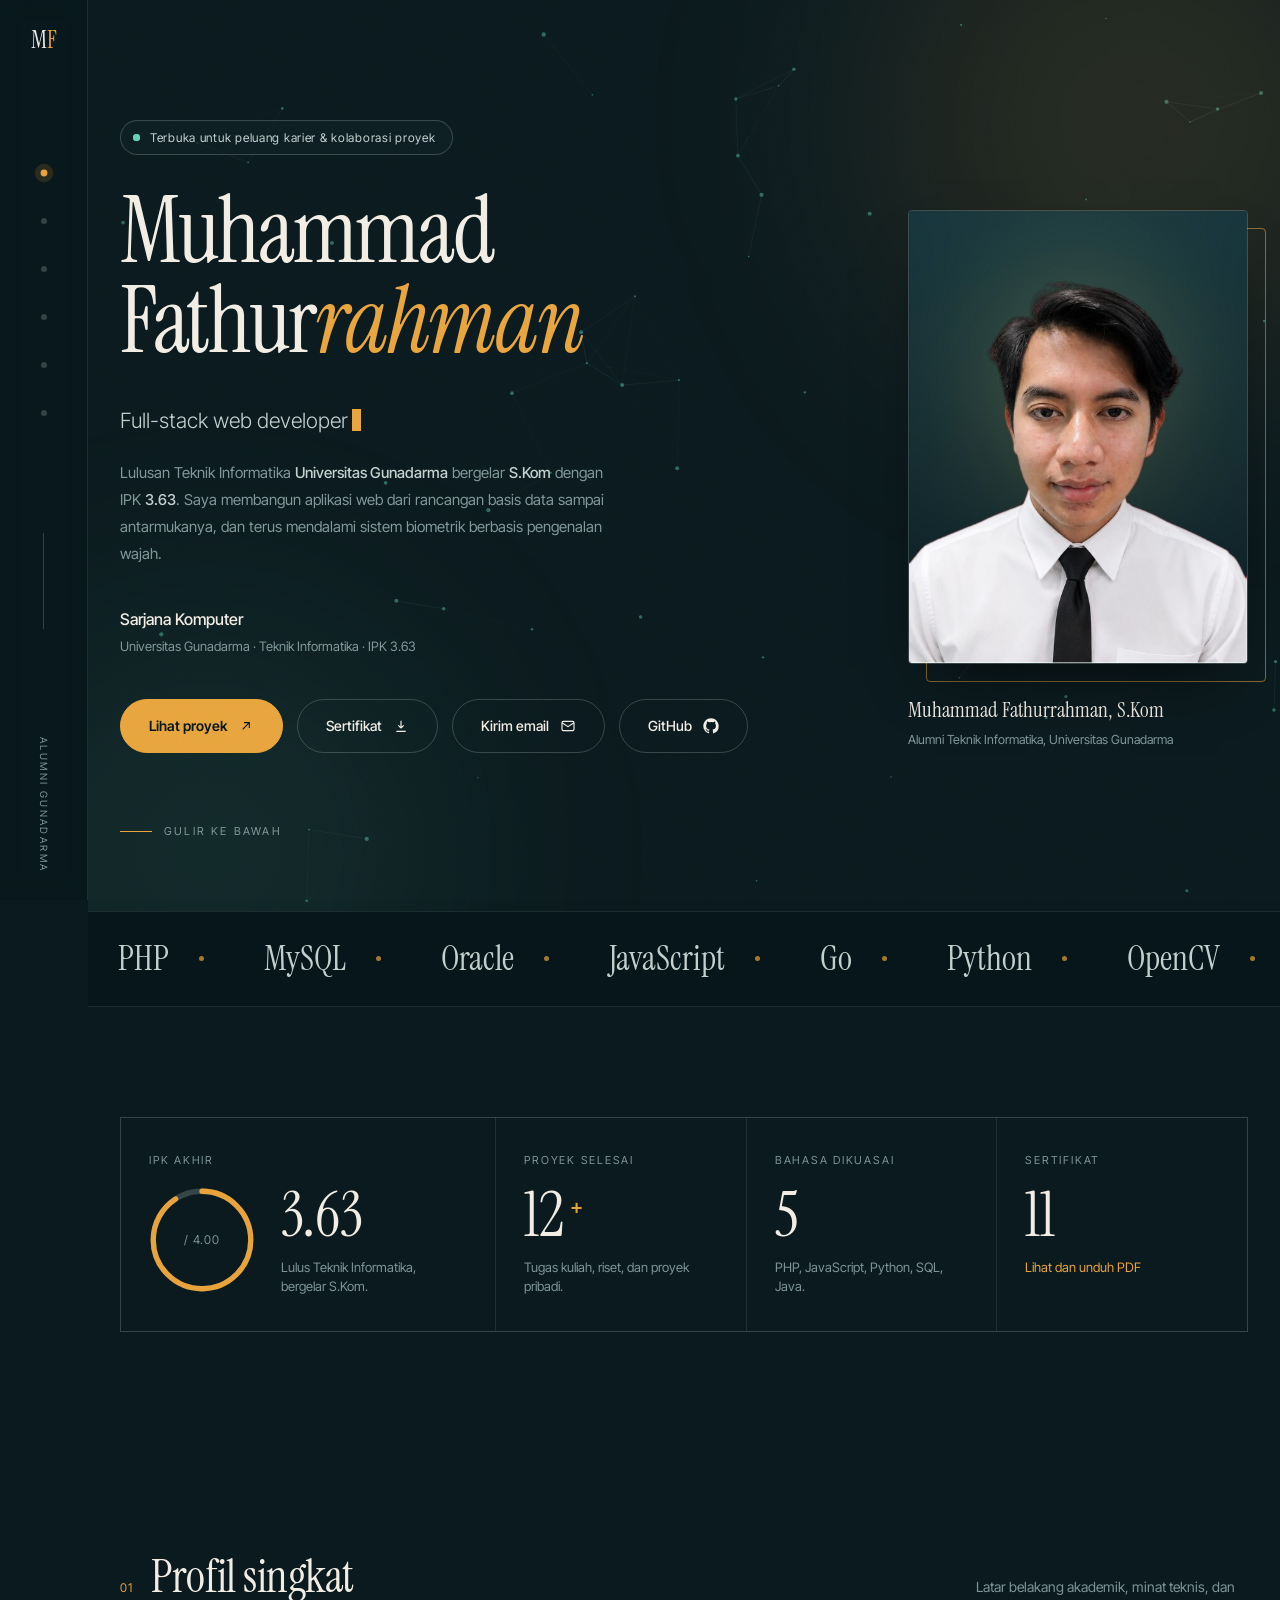
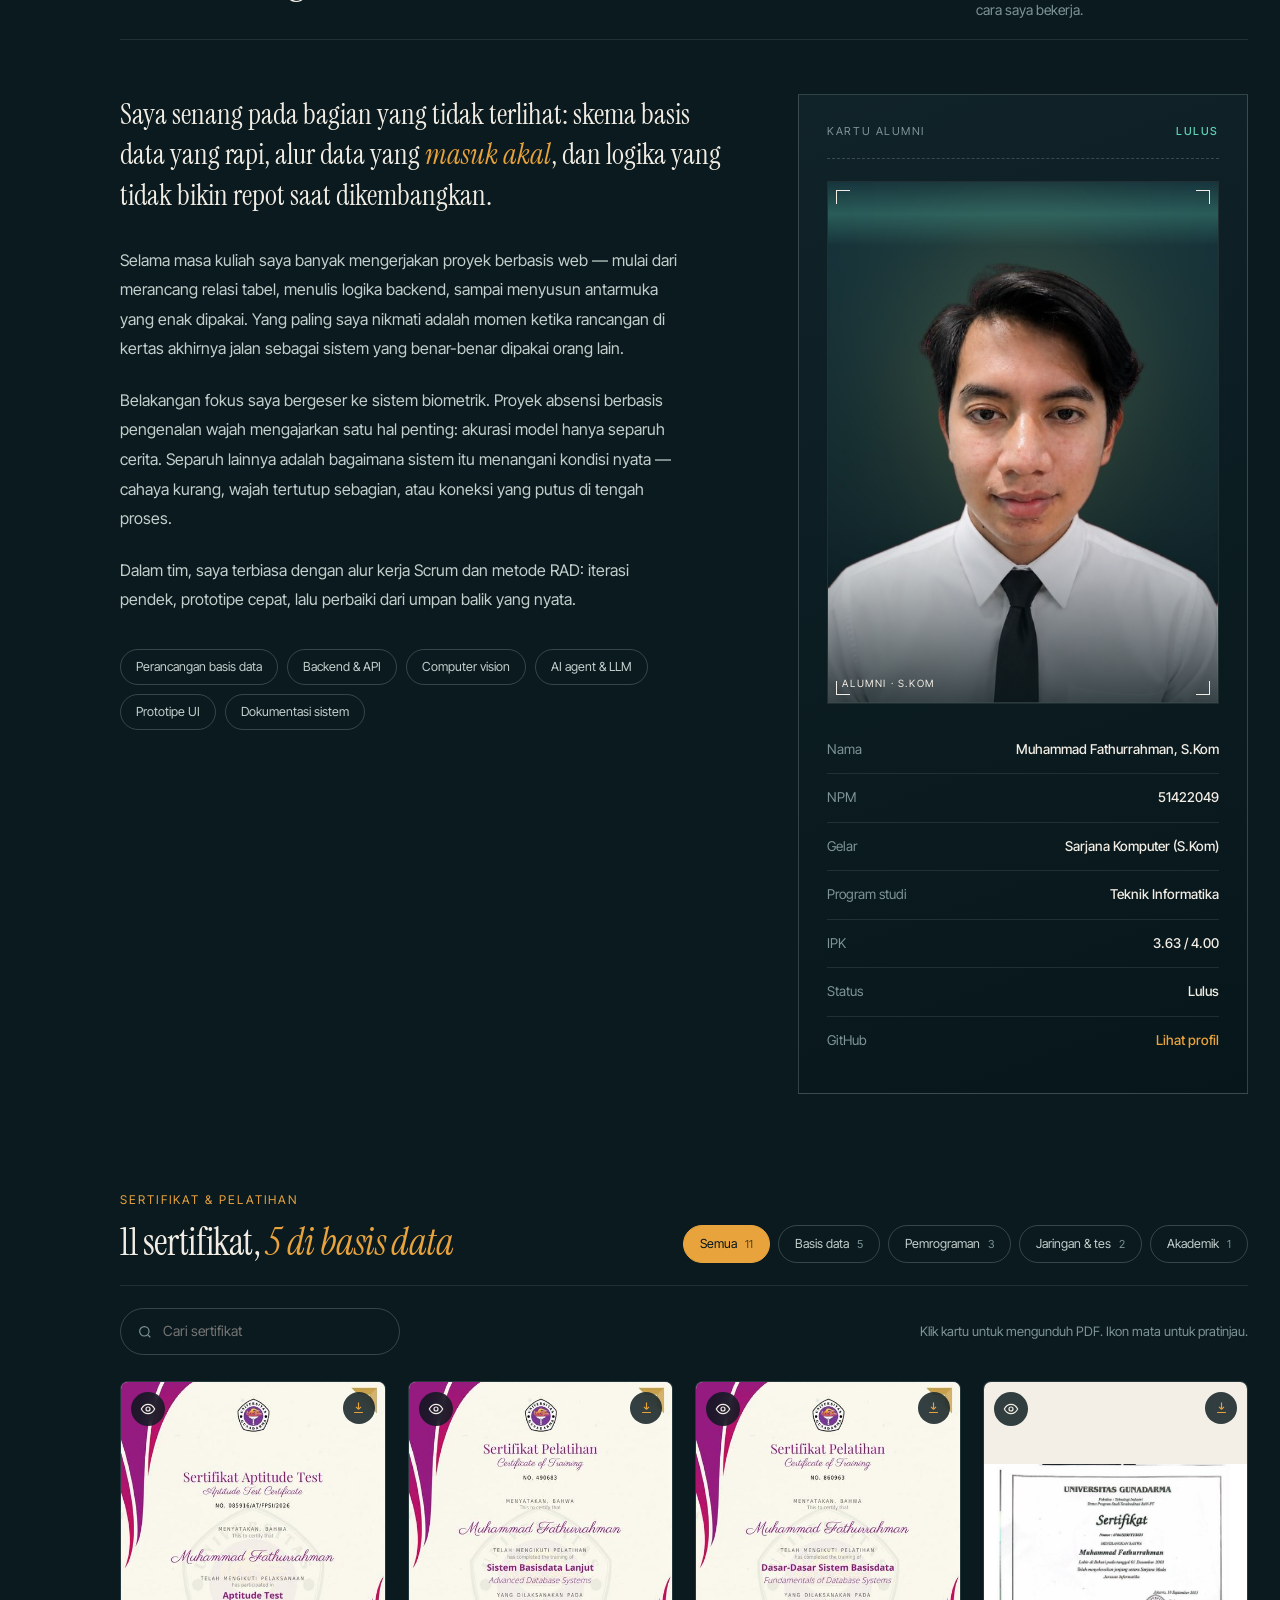
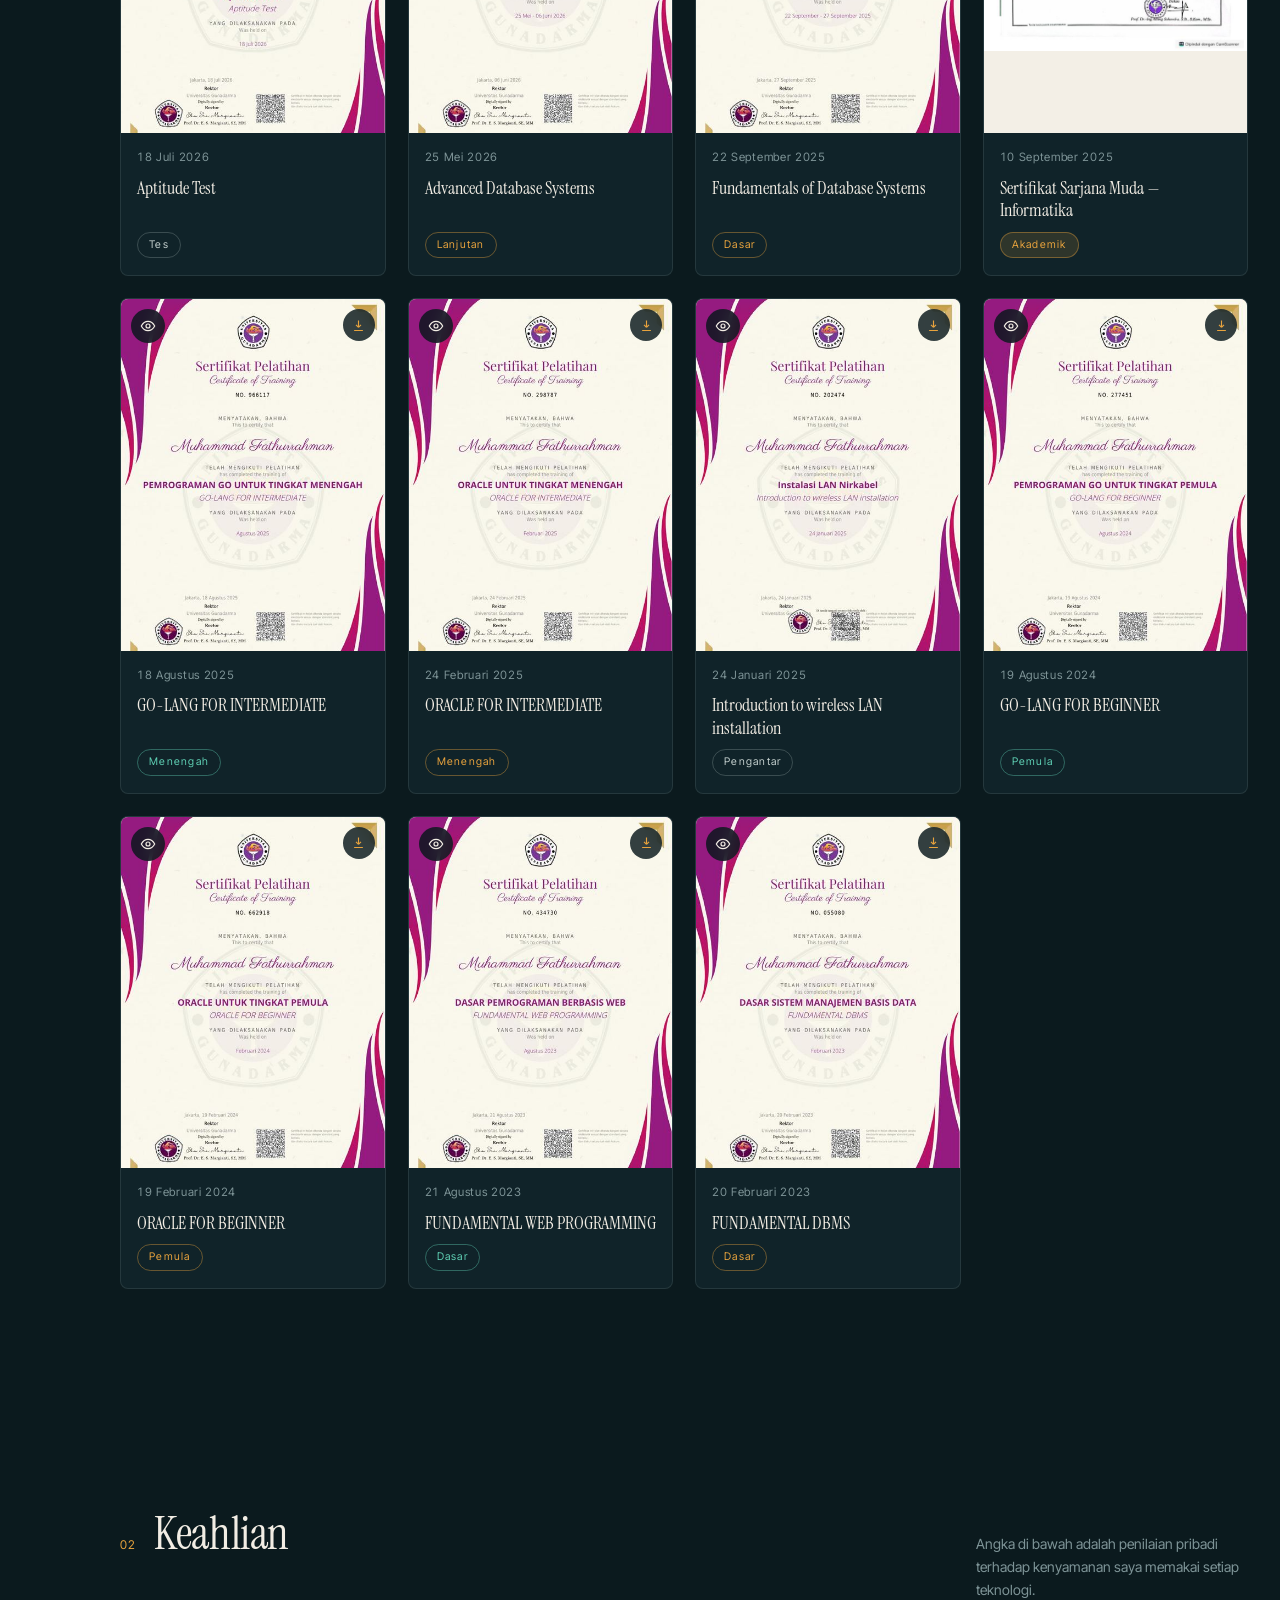
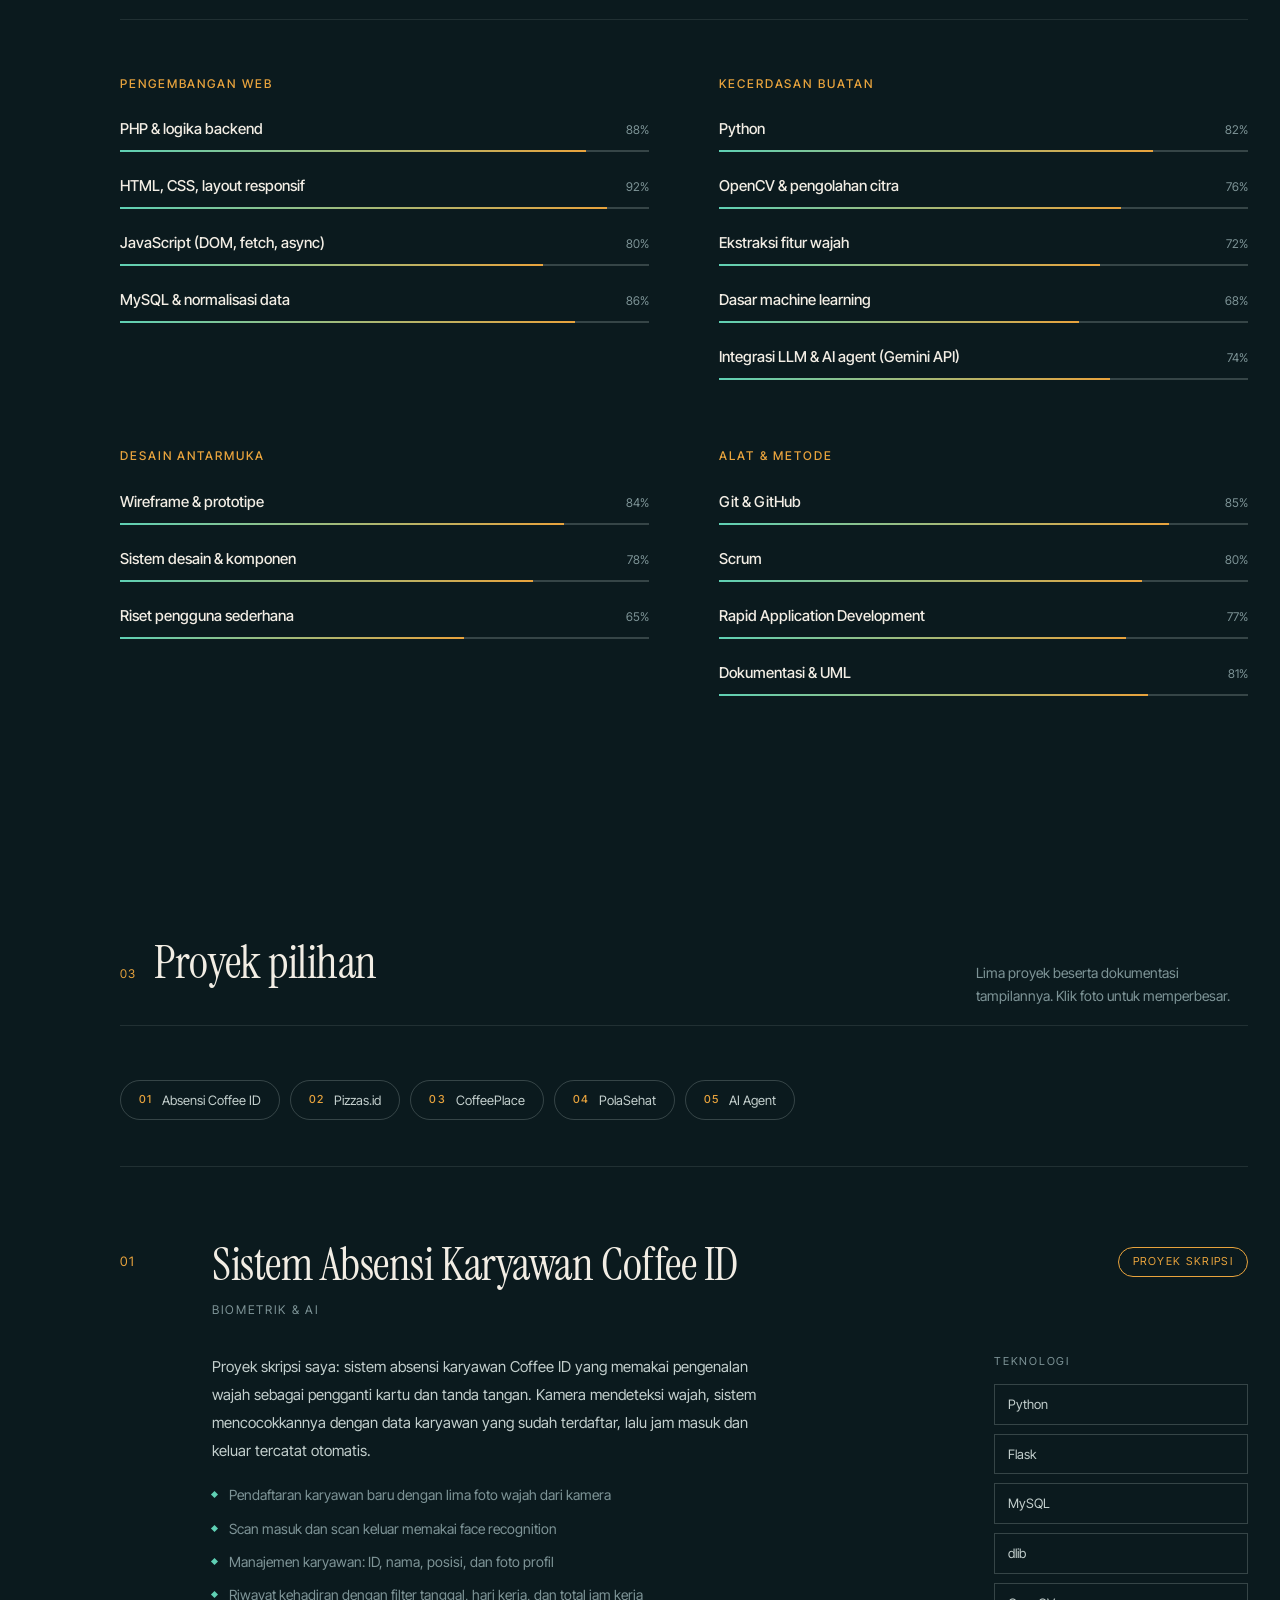
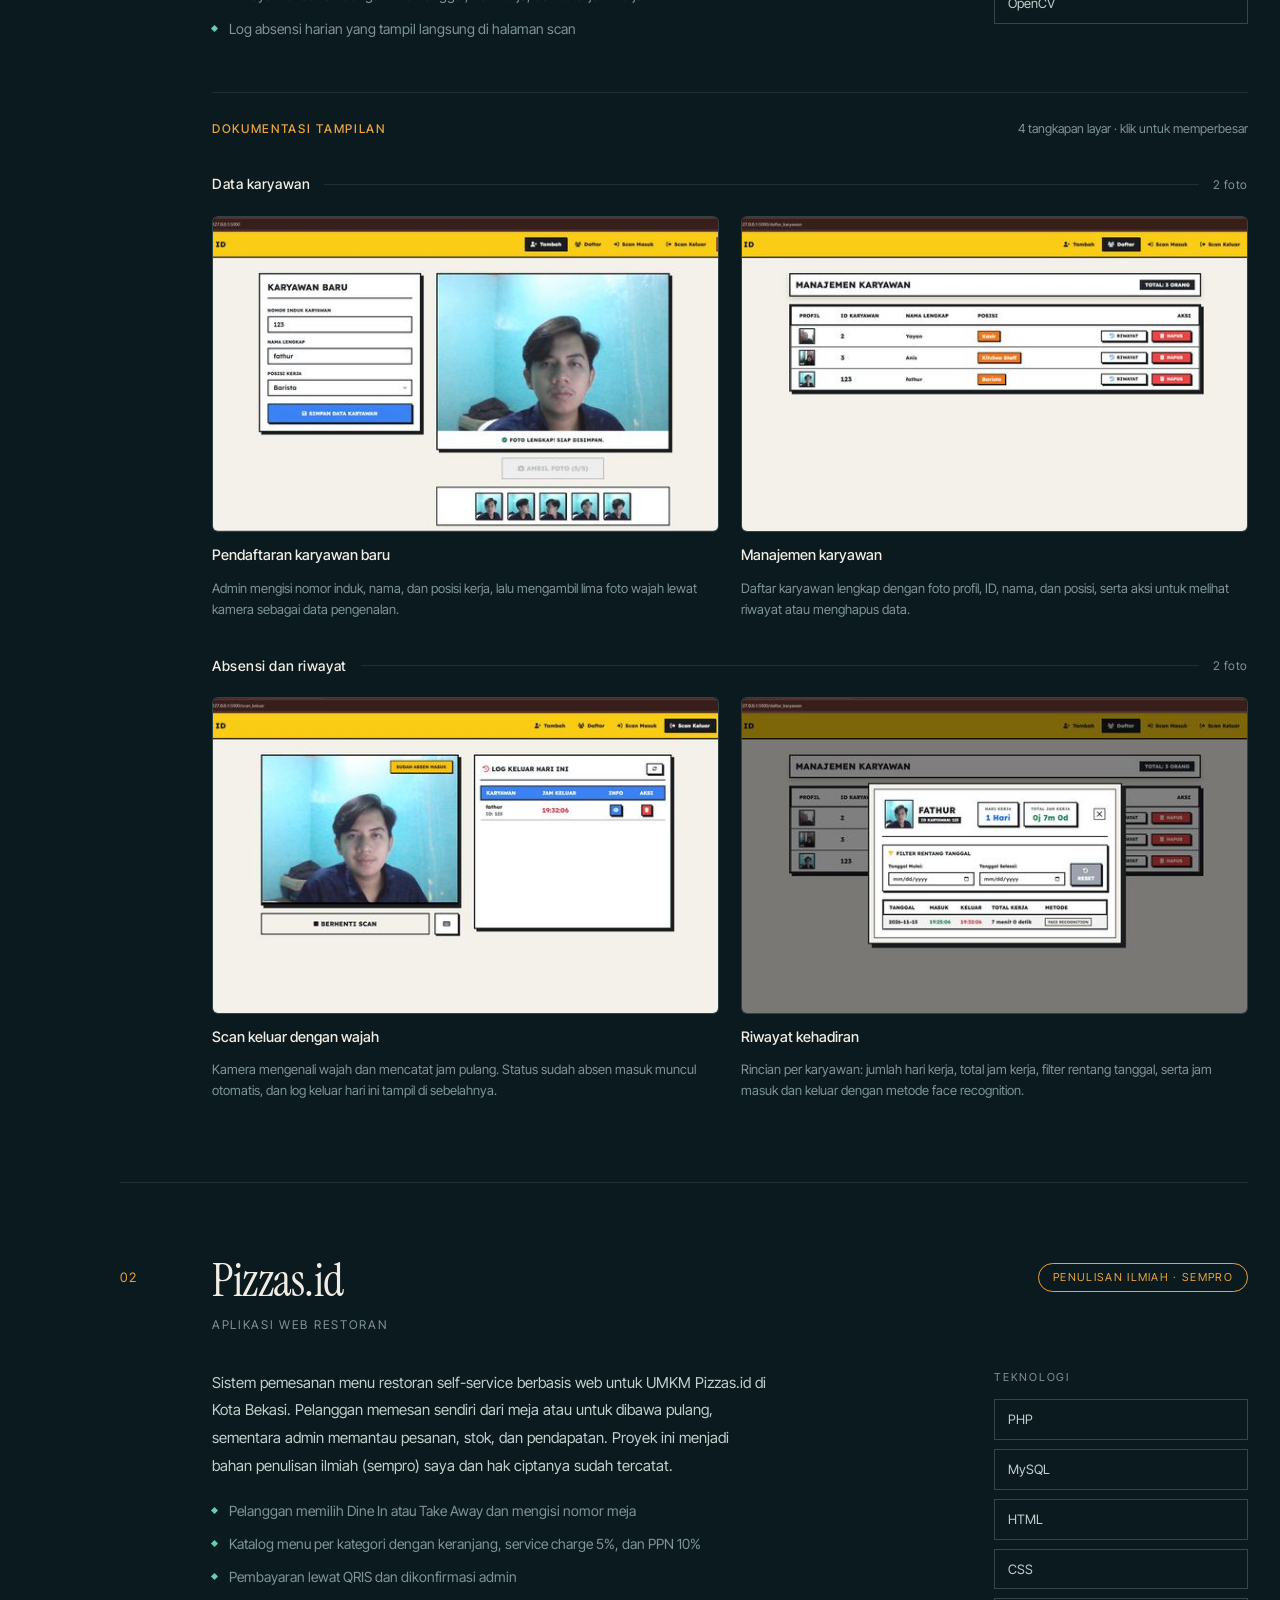
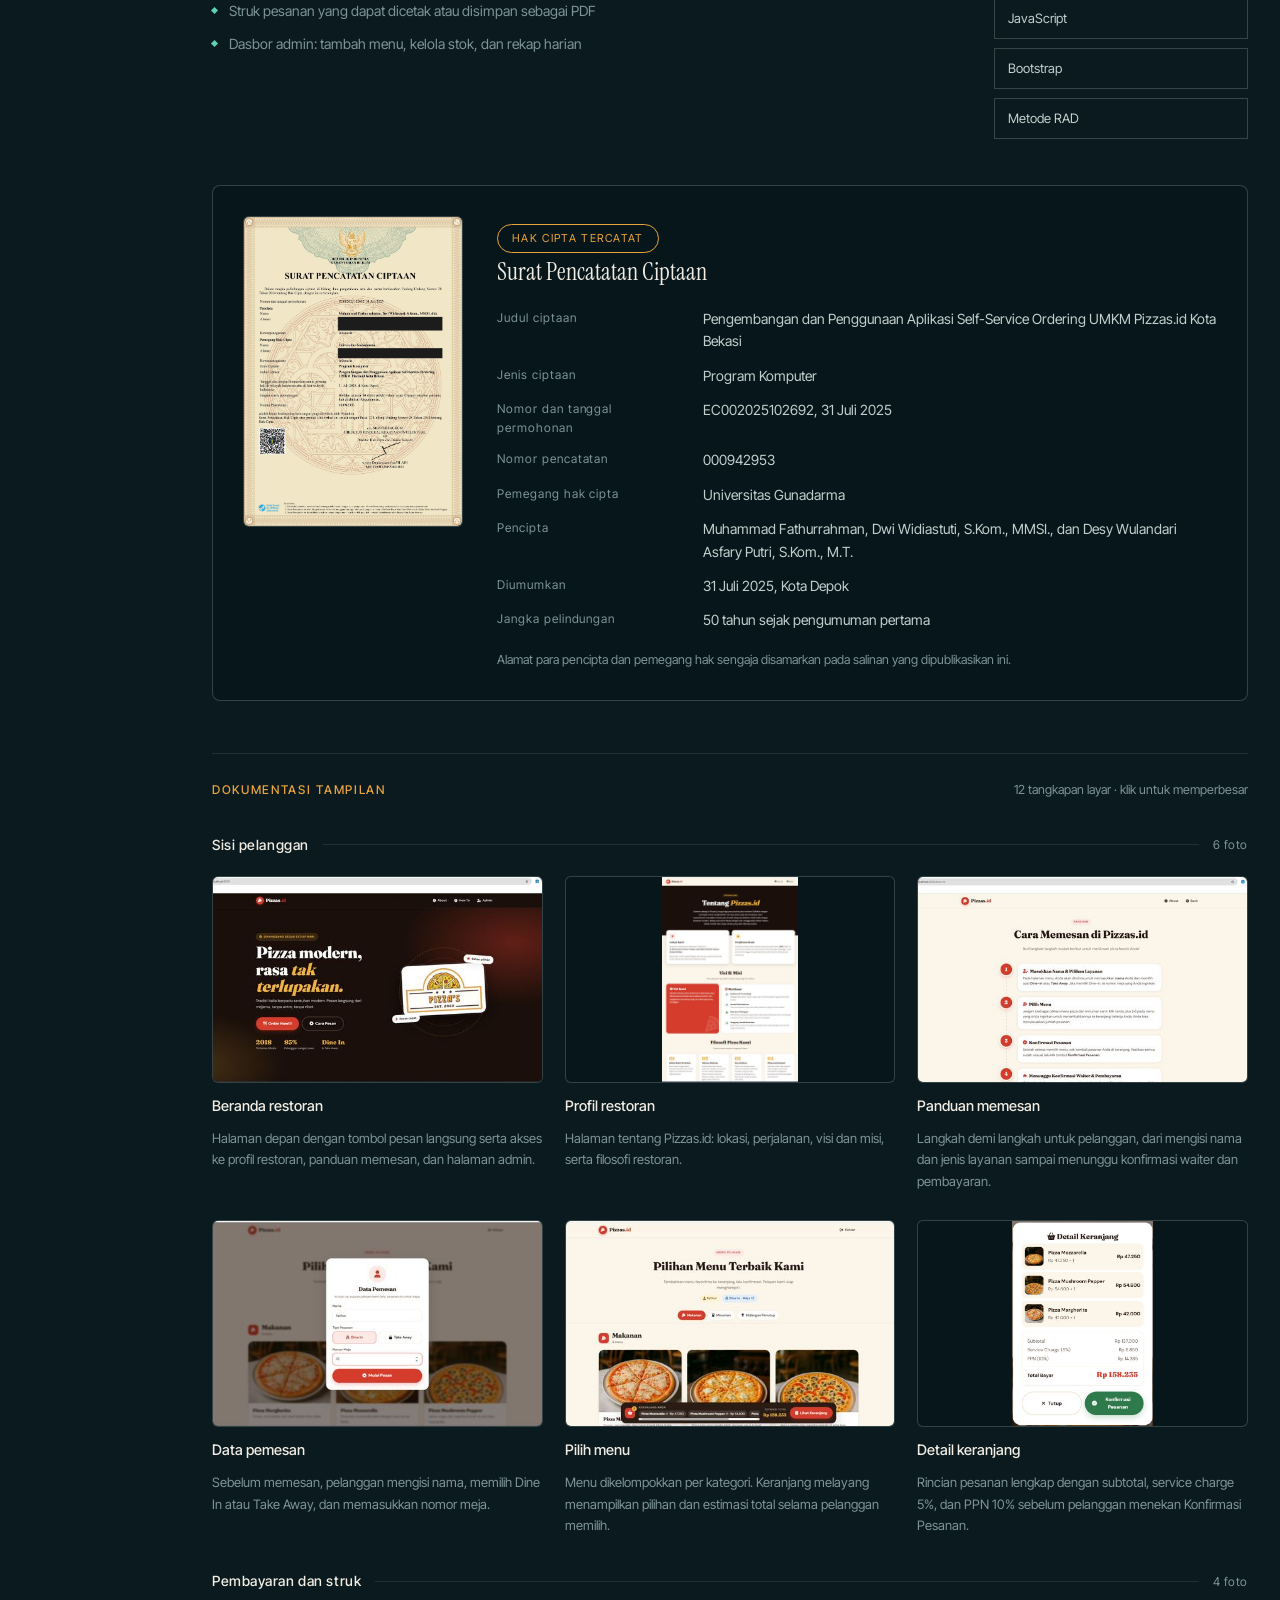
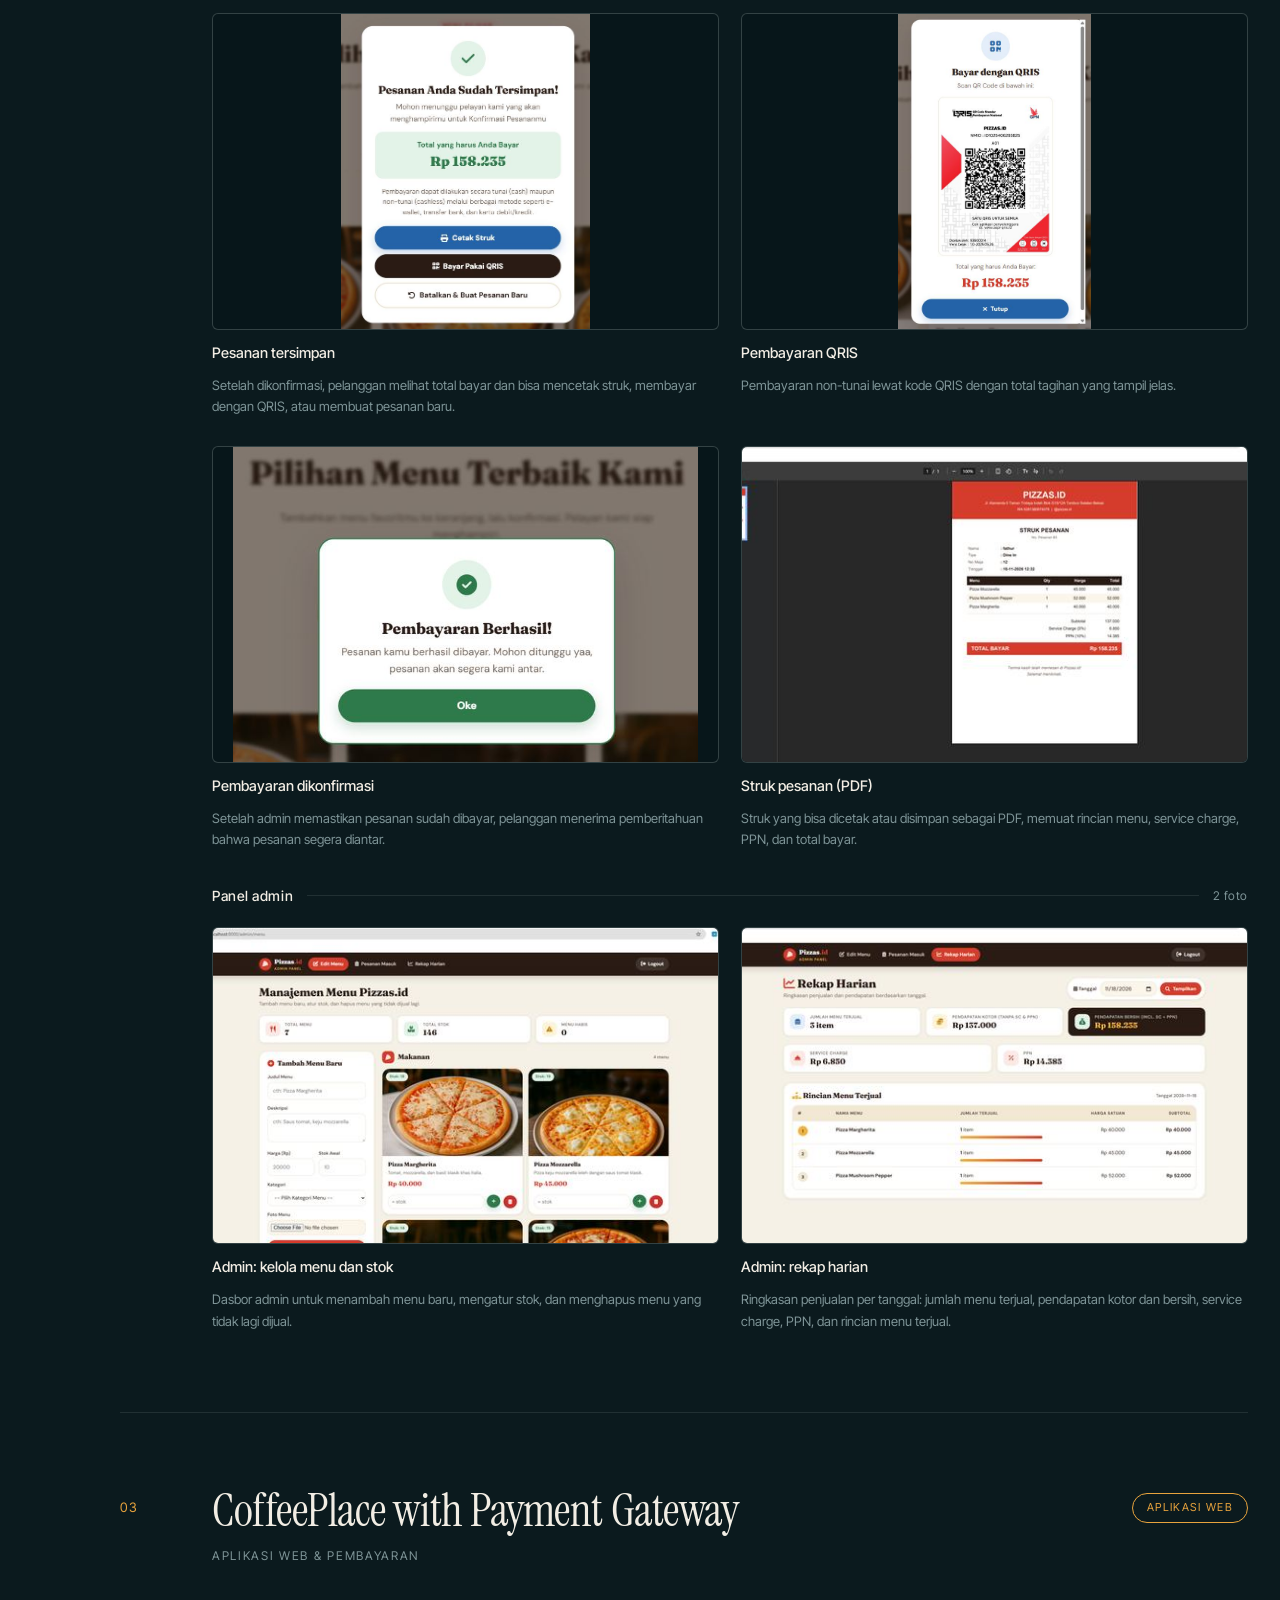
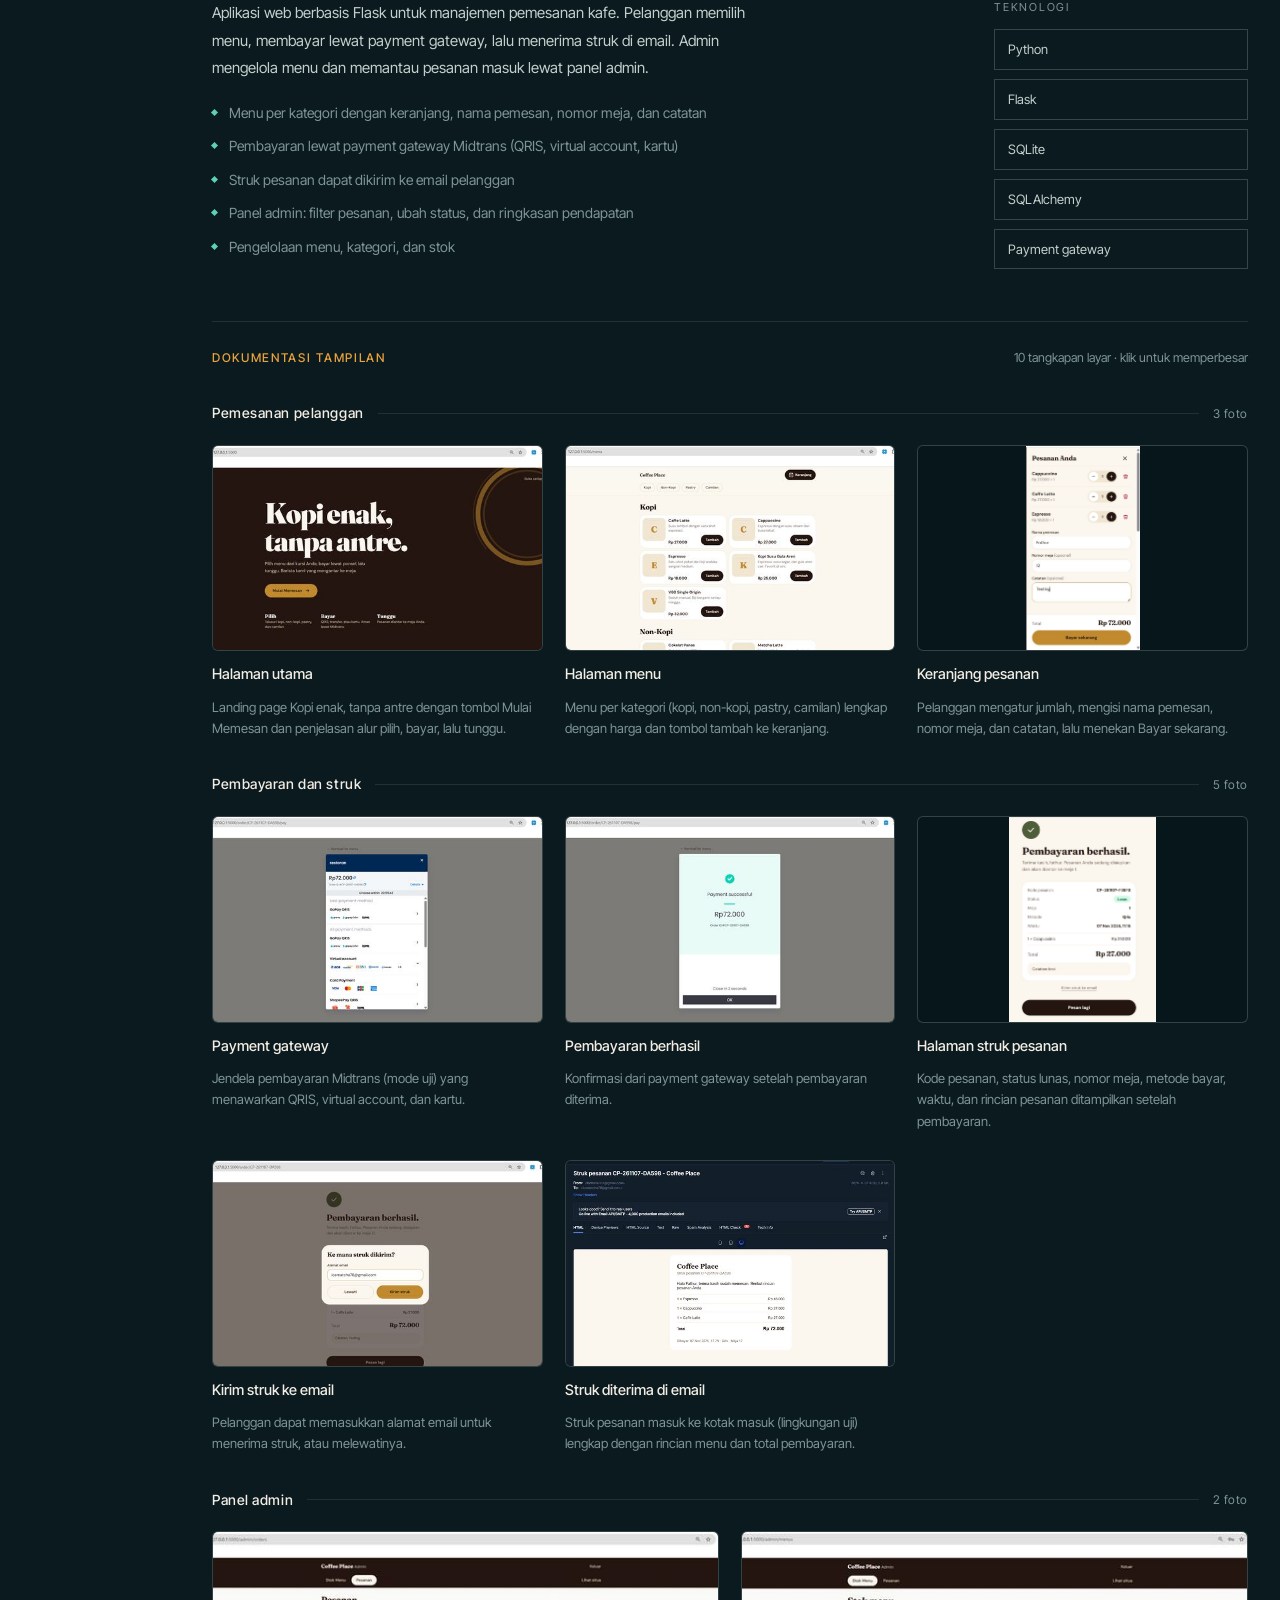
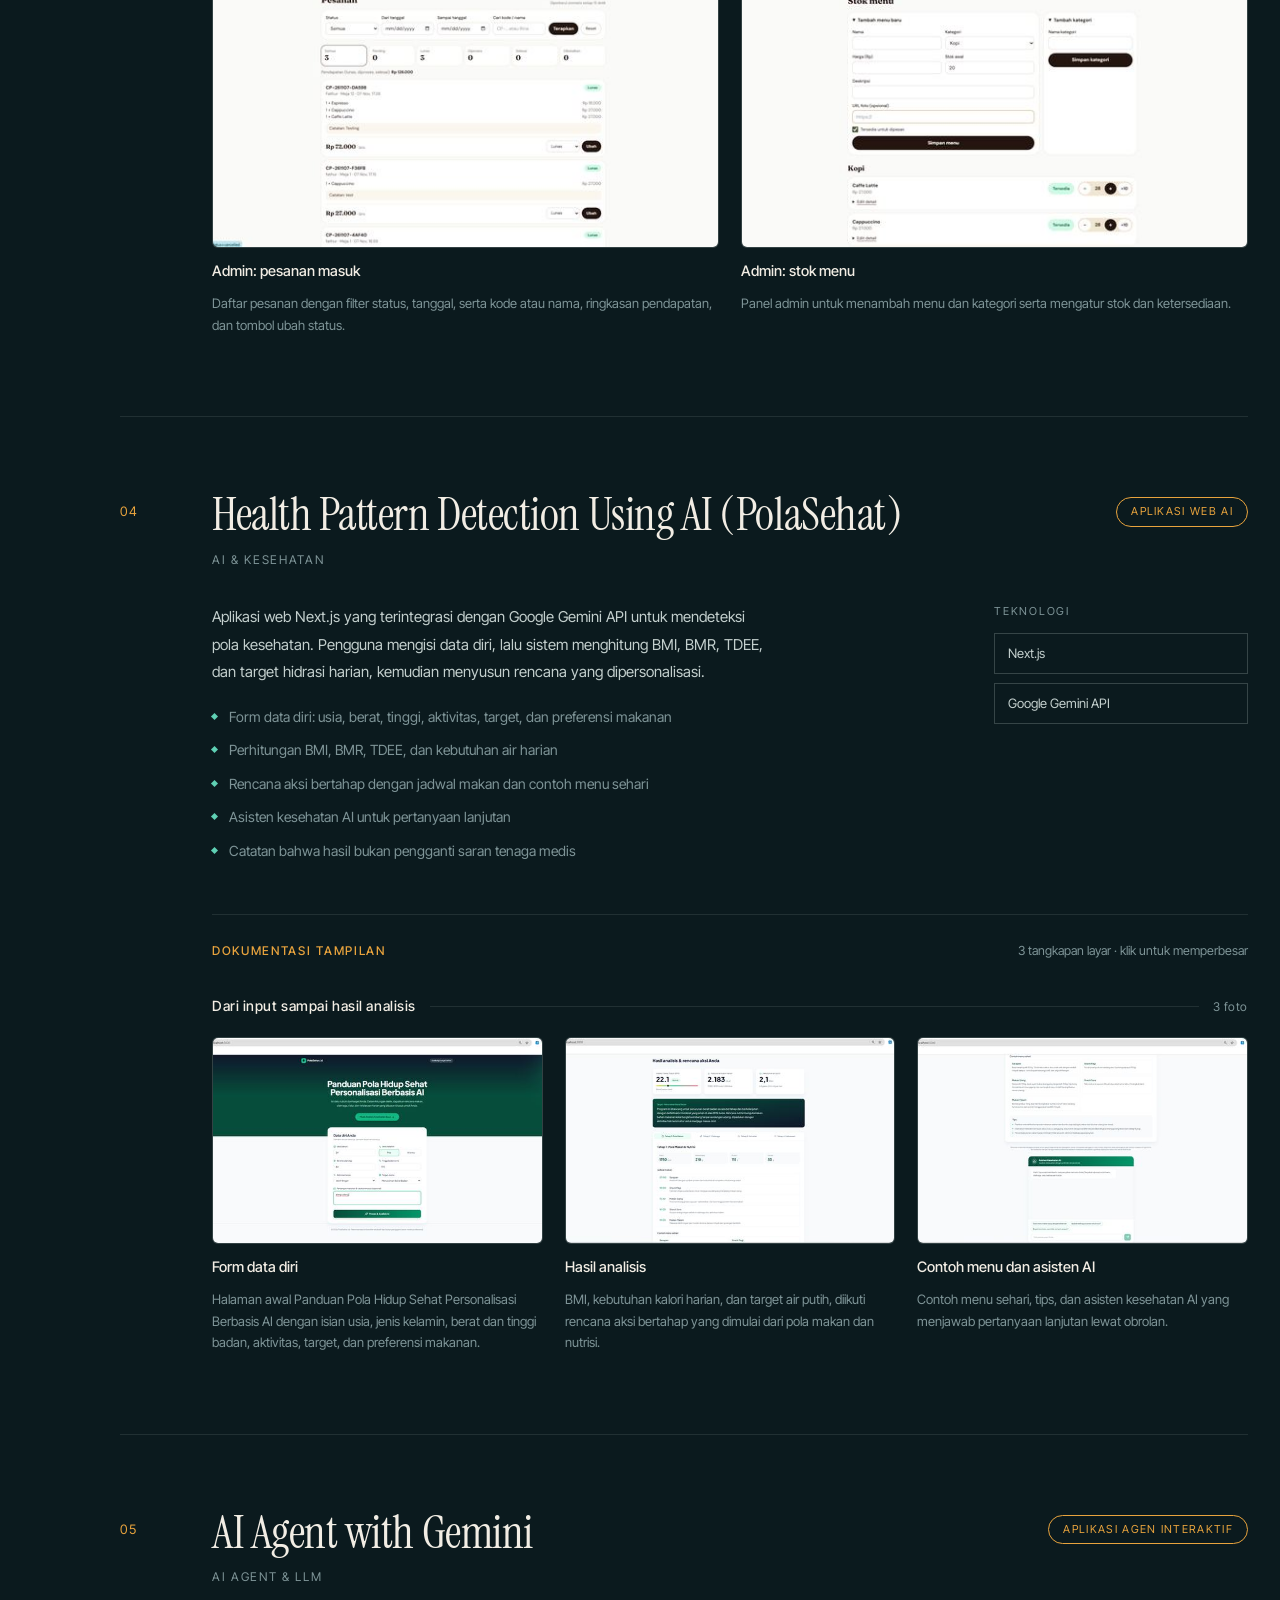
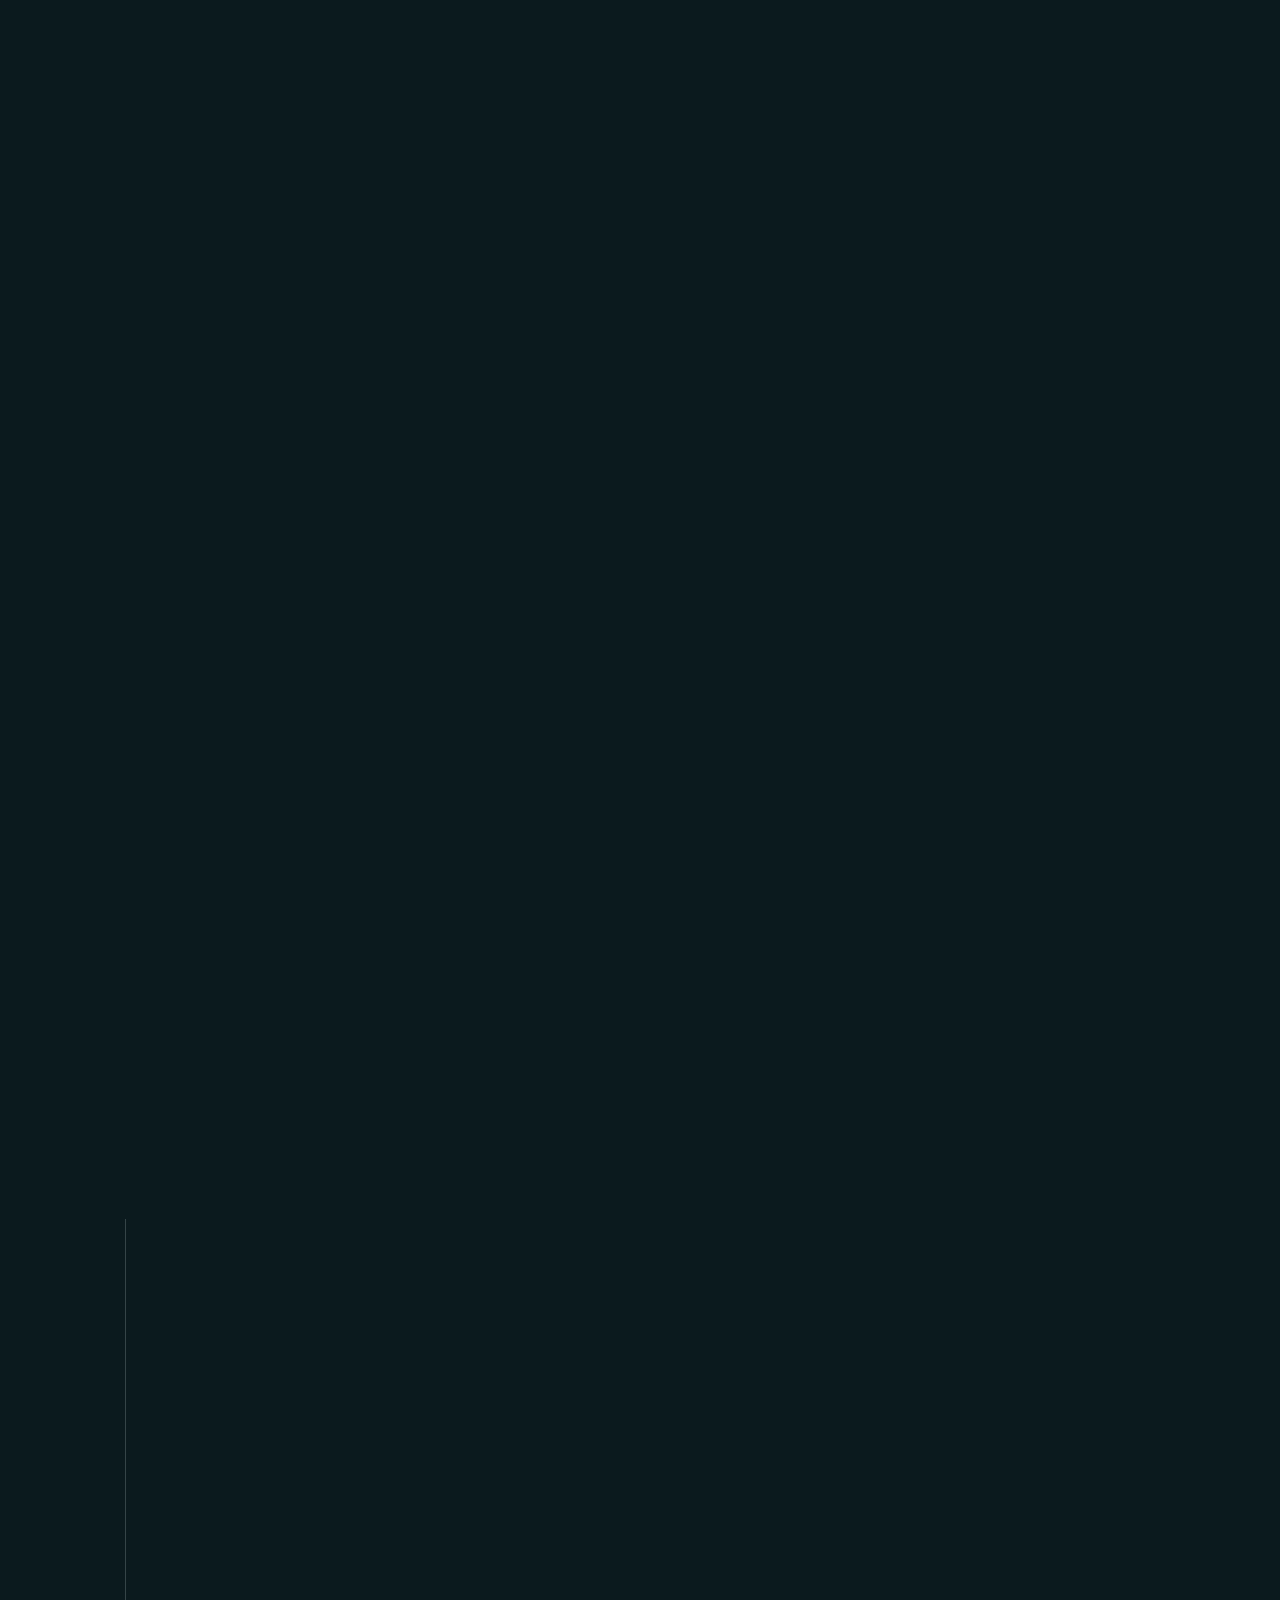
<file: index.html>
<!DOCTYPE html>
<html lang="id">
  <head>
    <meta charset="UTF-8">
    <meta name="viewport" content="width=device-width, initial-scale=1.0">
    <title>Muhammad Fathurrahman, S.Kom — Full-Stack Developer</title>
    <meta name="description" content="Portofolio Muhammad Fathurrahman, S.Kom, lulusan Teknik Informatika Universitas Gunadarma (IPK 3.63). Pengembangan web, perancangan database, UI/UX, dan sistem biometrik.">
    <meta name="author" content="Muhammad Fathurrahman">
    <meta name="theme-color" content="#0b1a1e">
    <meta property="og:type" content="website">
    <meta property="og:title" content="Muhammad Fathurrahman, S.Kom — Full-Stack Developer">
    <meta property="og:description" content="Lulusan Teknik Informatika Universitas Gunadarma. Aplikasi web, basis data, dan sistem biometrik.">
    <meta property="og:locale" content="id_ID">
    <meta property="og:image" content="assets/img/og-cover.png">
    <meta name="twitter:card" content="summary_large_image">
    <script type="application/ld+json">{"@context": "https://schema.org", "@type": "Person", "name": "Muhammad Fathurrahman", "honorificSuffix": "S.Kom", "jobTitle": "Full-Stack Developer", "email": "mailto:farhana3rut@gmail.com", "image": "assets/img/foto-profil.jpg", "alumniOf": {"@type": "CollegeOrUniversity", "name": "Universitas Gunadarma"}, "knowsAbout": ["PHP", "MySQL", "Oracle", "JavaScript", "Go", "Python", "OpenCV", "Gemini API", "UI/UX"], "sameAs": ["https://github.com/Fathursite"]}</script>
    <noscript>
      <style>.rv{opacity:1!important;transform:none!important}.name .ln>span{transform:none!important}.ring .fg{stroke-dashoffset:33!important}.meter-bar span{right:15%!important}</style>
</noscript>
    <link rel="icon" href="data:image/svg+xml,%3Csvg xmlns='http://www.w3.org/2000/svg' viewBox='0 0 64 64'%3E%3Crect width='64' height='64' rx='14' fill='%230b1a1e'/%3E%3Ctext x='32' y='43' font-family='Georgia,serif' font-size='30' text-anchor='middle' fill='%23f2ede4'%3EM%3Ctspan fill='%23e8a33d'%3EF%3C/tspan%3E%3C/text%3E%3C/svg%3E">
    <link rel="preconnect" href="https://fonts.googleapis.com">
    <link rel="preconnect" href="https://fonts.gstatic.com" crossorigin>
    <link href="https://fonts.googleapis.com/css2?family=Instrument+Serif:ital@0;1&family=Inter+Tight:wght@300;400;500;600;700&display=swap" rel="stylesheet">
    <link rel="stylesheet" href="assets/css/style.css?v=3">
  </head>
  <body>
    <a class="skip" href="#profil">Lewati ke konten</a>
    <aside class="rail">
      <a href="#top" class="rail-mark" aria-label="Ke atas">M<em>F</em></a>
      <nav class="rail-nav" aria-label="Navigasi bagian">
        <a href="#top" class="rail-dot on" data-sec="top"><b></b><span>Awal</span></a> <a href="#profil" class="rail-dot" data-sec="profil"><b></b><span>Profil</span></a> <a href="#keahlian" class="rail-dot" data-sec="keahlian"><b></b><span>Keahlian</span></a> <a href="#proyek" class="rail-dot" data-sec="proyek"><b></b><span>Proyek</span></a> <a href="#perjalanan" class="rail-dot" data-sec="perjalanan"><b></b><span>Perjalanan</span></a> <a href="#kontak" class="rail-dot" data-sec="kontak"><b></b><span>Kontak</span></a> </nav>
      <div class="rail-progress"><b id="railBar"></b></div>
      <div class="rail-foot">ALUMNI GUNADARMA</div>
    </aside>
    <header class="topbar">
      <a href="#top" class="rail-mark" aria-label="Ke atas">M<em>F</em></a> <button class="burger" id="burger" aria-label="Buka menu" aria-expanded="false"><i></i><i></i><i></i></button> </header>
    <div class="sheet" id="sheet">
      <a href="#profil">Profil</a><a href="#keahlian">Keahlian</a><a href="#proyek">Proyek</a><a href="#perjalanan">Perjalanan</a><a href="#kontak">Kontak</a> <small>Alumni Universitas Gunadarma — S.Kom</small> </div>
    <div class="shell">
      <!-- HERO -->
      <section class="hero" id="top"><canvas id="field" aria-hidden="true"></canvas>
        <div class="hero-glow a"></div>
        <div class="hero-glow b"></div>
        <div class="wrap hero-inner">
          <div class="hero-copy">
            <div class="tag"><span class="pulse"></span>Terbuka untuk peluang karier &amp; kolaborasi proyek</div>
            <h1 class="name"><span class="ln"><span>Muhammad</span></span> <span class="ln"><span>Fathur<span class="accent">rahman</span></span></span> </h1>
            <p class="role" id="role" aria-label="Full-stack web developer"><span class="cur"></span></p>
            <p class="lede"> Lulusan Teknik Informatika <b>Universitas Gunadarma</b> bergelar <b>S.Kom</b> dengan IPK <b>3.63</b>. Saya membangun aplikasi web dari rancangan basis data sampai antarmukanya, dan terus mendalami sistem biometrik berbasis pengenalan wajah. </p>
            <div class="grad">
              <div class="seal"><img src="assets/img/foto-profil.jpg" alt="Foto Muhammad Fathurrahman" width="90" height="120"><em>S.Kom</em></div>
              <div><b>Sarjana Komputer</b><small>Universitas Gunadarma · Teknik Informatika · IPK 3.63</small></div>
            </div>
            <div class="cta-row">
              <a href="#proyek" class="btn solid">Lihat proyek <svg viewBox="0 0 24 24" fill="none" stroke="currentColor" stroke-width="1.7" aria-hidden="true"><path d="M7 17 17 7M9 7h8v8"/></svg></a> <a href="#sertifikat" class="btn">Sertifikat <svg viewBox="0 0 24 24" fill="none" stroke="currentColor" stroke-width="1.7" aria-hidden="true"><path d="M12 4v11m0 0-4-4m4 4 4-4M5 20h14"/></svg></a> <a href="mailto:farhana3rut@gmail.com" class="btn">Kirim email <svg viewBox="0 0 24 24" fill="none" stroke="currentColor" stroke-width="1.7" aria-hidden="true"><rect x="3" y="5" width="18" height="14" rx="2"/><path d="m3 7 9 6 9-6"/></svg></a> <a href="https://github.com/Fathursite" data-gh target="_blank" rel="noopener noreferrer" class="btn gh">GitHub <svg viewBox="0 0 24 24" aria-hidden="true"><path d="M12 .5C5.65.5.5 5.65.5 12c0 5.08 3.29 9.39 7.86 10.91.58.1.79-.25.79-.56v-2c-3.2.7-3.87-1.37-3.87-1.37-.52-1.33-1.28-1.69-1.28-1.69-1.05-.71.08-.7.08-.7 1.16.08 1.77 1.19 1.77 1.19 1.03 1.77 2.7 1.26 3.36.96.1-.75.4-1.26.73-1.55-2.55-.29-5.24-1.28-5.24-5.69 0-1.26.45-2.28 1.19-3.09-.12-.29-.52-1.46.11-3.05 0 0 .97-.31 3.17 1.18a11 11 0 0 1 5.77 0c2.2-1.49 3.17-1.18 3.17-1.18.63 1.59.23 2.76.11 3.05.74.81 1.19 1.83 1.19 3.09 0 4.42-2.69 5.39-5.26 5.68.41.36.78 1.06.78 2.14v3.17c0 .31.21.67.8.56A11.5 11.5 0 0 0 23.5 12C23.5 5.65 18.35.5 12 .5Z"/></svg></a> </div>
            <div class="cue"><i></i> GULIR KE BAWAH</div>
          </div>
          <figure class="portrait">
            <div class="pframe"><img src="assets/img/foto-profil.jpg" alt="Foto Muhammad Fathurrahman, S.Kom" width="531" height="708" fetchpriority="high"></div>
            <figcaption><b>Muhammad Fathurrahman, S.Kom</b><small>Alumni Teknik Informatika, Universitas Gunadarma</small></figcaption>
          </figure>
        </div>
      </section>
      <!-- TICKER -->
      <div class="ticker" aria-hidden="true">
        <div class="ticker-track"><span>PHP</span><span>MySQL</span><span>Oracle</span><span>JavaScript</span><span>Go</span><span>Python</span><span>OpenCV</span><span>Gemini API</span><span>UI/UX</span><span>Git</span><span>Scrum</span> <span>PHP</span><span>MySQL</span><span>Oracle</span><span>JavaScript</span><span>Go</span><span>Python</span><span>OpenCV</span><span>Gemini API</span><span>UI/UX</span><span>Git</span><span>Scrum</span> </div>
      </div>
      <!-- METRIK -->
      <section class="band" id="ringkas">
        <div class="wrap">
          <div class="metrics rv">
            <div class="cell">
              <div class="lbl">IPK AKHIR</div>
              <div class="gpa">
                <div class="ring"><svg viewBox="0 0 100 100" aria-hidden="true"><circle class="bg" cx="50" cy="50" r="46"/><circle class="fg" cx="50" cy="50" r="46"/></svg><em>/ 4.00</em></div>
                <div>
                  <div class="num" data-count="3.63" data-dec="2">3.63</div>
                  <div class="sub">Lulus Teknik Informatika,<br>bergelar S.Kom.</div>
                </div>
              </div>
            </div>
            <div class="cell">
              <div class="lbl">PROYEK SELESAI</div>
              <div class="num" data-count="12"><span>12</span><sup>+</sup></div>
              <div class="sub">Tugas kuliah, riset, dan proyek pribadi.</div>
            </div>
            <div class="cell">
              <div class="lbl">BAHASA DIKUASAI</div>
              <div class="num" data-count="5">5</div>
              <div class="sub">PHP, JavaScript, Python, SQL, Java.</div>
            </div>
            <div class="cell">
              <div class="lbl">SERTIFIKAT</div>
              <div class="num" data-count="11">11</div>
              <div class="sub">
                <a href="#sertifikat" style="color:var(--amber)">Lihat dan unduh PDF</a></div>
            </div>
          </div>
        </div>
      </section>
      <!-- PROFIL + SERTIFIKAT -->
      <section class="band" id="profil">
        <div class="wrap">
          <div class="head rv"><span class="idx">01</span>
            <h2>Profil singkat</h2>
            <p>Latar belakang akademik, minat teknis, dan cara saya bekerja.</p>
          </div>
          <div class="about">
            <div>
              <p class="big rv">Saya senang pada bagian yang tidak terlihat: skema basis data yang rapi, alur data yang <em>masuk akal</em>, dan logika yang tidak bikin repot saat dikembangkan.</p>
              <p class="rv rv-d1">Selama masa kuliah saya banyak mengerjakan proyek berbasis web — mulai dari merancang relasi tabel, menulis logika backend, sampai menyusun antarmuka yang enak dipakai. Yang paling saya nikmati adalah momen ketika rancangan di kertas akhirnya jalan sebagai sistem yang benar-benar dipakai orang lain.</p>
              <p class="rv rv-d2">Belakangan fokus saya bergeser ke sistem biometrik. Proyek absensi berbasis pengenalan wajah mengajarkan satu hal penting: akurasi model hanya separuh cerita. Separuh lainnya adalah bagaimana sistem itu menangani kondisi nyata — cahaya kurang, wajah tertutup sebagian, atau koneksi yang putus di tengah proses.</p>
              <p class="rv rv-d3">Dalam tim, saya terbiasa dengan alur kerja Scrum dan metode RAD: iterasi pendek, prototipe cepat, lalu perbaiki dari umpan balik yang nyata.</p>
              <div class="chips rv rv-d4"><span class="chip">Perancangan basis data</span><span class="chip">Backend &amp; API</span><span class="chip">Computer vision</span><span class="chip">AI agent &amp; LLM</span><span class="chip">Prototipe UI</span><span class="chip">Dokumentasi sistem</span> </div>
            </div>
            <div class="rv rv-d2">
              <div class="idcard">
                <div class="idcard-top"><span>KARTU ALUMNI</span><b>LULUS</b></div>
                <div class="face"><img src="assets/img/foto-profil.jpg" alt="Foto Muhammad Fathurrahman, S.Kom" width="600" height="800" loading="lazy"> <span class="scanline"></span> <span class="corner tl"></span><span class="corner tr"></span><span class="corner bl"></span><span class="corner br"></span> <span class="stamp">ALUMNI · S.KOM</span> </div>
                <dl class="rows">
                  <div class="row">
                    <dt>Nama</dt>
                    <dd>Muhammad Fathurrahman, S.Kom</dd>
                  </div>
                  <div class="row">
                    <dt>NPM</dt>
                    <dd>51422049</dd>
                  </div>
                  <div class="row">
                    <dt>Gelar</dt>
                    <dd>Sarjana Komputer (S.Kom)</dd>
                  </div>
                  <div class="row">
                    <dt>Program studi</dt>
                    <dd>Teknik Informatika</dd>
                  </div>
                  <div class="row">
                    <dt>IPK</dt>
                    <dd>3.63 / 4.00</dd>
                  </div>
                  <div class="row">
                    <dt>Status</dt>
                    <dd>Lulus</dd>
                  </div>
                  <div class="row">
                    <dt>GitHub</dt>
                    <dd>
                      <a href="https://github.com/Fathursite" data-gh target="_blank" rel="noopener noreferrer" style="color:var(--amber)">Lihat profil</a></dd>
                  </div>
                </dl>
              </div>
            </div>
          </div>
          <div class="certs" id="sertifikat">
            <div class="certs-head rv">
              <div><span class="certs-kicker">SERTIFIKAT &amp; PELATIHAN</span>
                <h3>11 sertifikat, <em>5 di basis data</em></h3>
              </div>
              <div class="certs-filter" role="group" aria-label="Filter sertifikat">
                <button class="on" data-f="all">Semua <i>11</i></button> <button data-f="db">Basis data <i>5</i></button> <button data-f="prog">Pemrograman <i>3</i></button> <button data-f="net">Jaringan &amp; tes <i>2</i></button> <button data-f="acad">Akademik <i>1</i></button> </div>
            </div>
            <div class="certs-tools rv"><label class="search"><svg viewBox="0 0 24 24" fill="none" stroke="currentColor" stroke-width="1.8" aria-hidden="true"><circle cx="11" cy="11" r="7"/><path d="m20 20-3.5-3.5"/></svg><input id="certSearch" type="search" placeholder="Cari sertifikat" autocomplete="off" aria-label="Cari sertifikat"></label>
              <p class="cert-hint">Klik kartu untuk mengunduh PDF. Ikon mata untuk pratinjau.</p>
            </div>
            <ol class="cert-grid" id="certGrid">
              <li data-slug="aptitude-test" data-name="Aptitude Test" data-date="18 Juli 2026" data-tag="Tes" data-q="aptitude test tes 18 juli 2026" data-dl="Aptitude Test - Muhammad Fathurrahman.pdf" class="cc rv" data-c="net">
                <a href="sertifikat/pdf/aptitude-test.pdf" download="Aptitude Test - Muhammad Fathurrahman.pdf" aria-label="Unduh PDF sertifikat Aptitude Test"><span class="cc-thumb"><img src="sertifikat/thumb/aptitude-test.jpg" alt="Sertifikat Aptitude Test" width="480" height="678" loading="lazy"><span class="cc-badge" aria-hidden="true"><svg viewBox="0 0 24 24" fill="none" stroke="currentColor" stroke-width="1.8"><path d="M12 4v11m0 0-4-4m4 4 4-4M5 20h14"/></svg></span><span class="cc-over"><span class="cc-pill"><svg viewBox="0 0 24 24" fill="none" stroke="currentColor" stroke-width="1.8"><path d="M12 4v11m0 0-4-4m4 4 4-4M5 20h14"/></svg>Unduh PDF</span></span></span><span class="cc-meta"><time>18 Juli 2026</time><span class="cc-name">Aptitude Test</span><span class="cc-tag">Tes</span></span></a>
                <button class="cc-view" type="button" aria-label="Pratinjau Aptitude Test"><svg viewBox="0 0 24 24" fill="none" stroke="currentColor" stroke-width="1.8" aria-hidden="true"><path d="M2 12s3.6-7 10-7 10 7 10 7-3.6 7-10 7S2 12 2 12Z"/><circle cx="12" cy="12" r="3"/></svg></button></li>
              <li data-slug="advanced-database-systems" data-name="Advanced Database Systems" data-date="25 Mei 2026" data-tag="Lanjutan" data-q="advanced database systems lanjutan 25 mei 2026" data-dl="Advanced Database Systems - Muhammad Fathurrahman.pdf" class="cc rv" data-c="db">
                <a href="sertifikat/pdf/advanced-database-systems.pdf" download="Advanced Database Systems - Muhammad Fathurrahman.pdf" aria-label="Unduh PDF sertifikat Advanced Database Systems"><span class="cc-thumb"><img src="sertifikat/thumb/advanced-database-systems.jpg" alt="Sertifikat Advanced Database Systems" width="480" height="678" loading="lazy"><span class="cc-badge" aria-hidden="true"><svg viewBox="0 0 24 24" fill="none" stroke="currentColor" stroke-width="1.8"><path d="M12 4v11m0 0-4-4m4 4 4-4M5 20h14"/></svg></span><span class="cc-over"><span class="cc-pill"><svg viewBox="0 0 24 24" fill="none" stroke="currentColor" stroke-width="1.8"><path d="M12 4v11m0 0-4-4m4 4 4-4M5 20h14"/></svg>Unduh PDF</span></span></span><span class="cc-meta"><time>25 Mei 2026</time><span class="cc-name">Advanced Database Systems</span><span class="cc-tag">Lanjutan</span></span></a>
                <button class="cc-view" type="button" aria-label="Pratinjau Advanced Database Systems"><svg viewBox="0 0 24 24" fill="none" stroke="currentColor" stroke-width="1.8" aria-hidden="true"><path d="M2 12s3.6-7 10-7 10 7 10 7-3.6 7-10 7S2 12 2 12Z"/><circle cx="12" cy="12" r="3"/></svg></button></li>
              <li data-slug="fundamentals-of-database-systems" data-name="Fundamentals of Database Systems" data-date="22 September 2025" data-tag="Dasar" data-q="fundamentals of database systems dasar 22 september 2025" data-dl="Fundamentals of Database Systems - Muhammad Fathurrahman.pdf" class="cc rv" data-c="db">
                <a href="sertifikat/pdf/fundamentals-of-database-systems.pdf" download="Fundamentals of Database Systems - Muhammad Fathurrahman.pdf" aria-label="Unduh PDF sertifikat Fundamentals of Database Systems"><span class="cc-thumb"><img src="sertifikat/thumb/fundamentals-of-database-systems.jpg" alt="Sertifikat Fundamentals of Database Systems" width="480" height="678" loading="lazy"><span class="cc-badge" aria-hidden="true"><svg viewBox="0 0 24 24" fill="none" stroke="currentColor" stroke-width="1.8"><path d="M12 4v11m0 0-4-4m4 4 4-4M5 20h14"/></svg></span><span class="cc-over"><span class="cc-pill"><svg viewBox="0 0 24 24" fill="none" stroke="currentColor" stroke-width="1.8"><path d="M12 4v11m0 0-4-4m4 4 4-4M5 20h14"/></svg>Unduh PDF</span></span></span><span class="cc-meta"><time>22 September 2025</time><span class="cc-name">Fundamentals of Database Systems</span><span class="cc-tag">Dasar</span></span></a>
                <button class="cc-view" type="button" aria-label="Pratinjau Fundamentals of Database Systems"><svg viewBox="0 0 24 24" fill="none" stroke="currentColor" stroke-width="1.8" aria-hidden="true"><path d="M2 12s3.6-7 10-7 10 7 10 7-3.6 7-10 7S2 12 2 12Z"/><circle cx="12" cy="12" r="3"/></svg></button></li>
              <li data-slug="sarjana-muda-gunadarma" data-name="Sertifikat Sarjana Muda — Informatika" data-date="10 September 2025" data-tag="Akademik" data-q="sertifikat sarjana muda — informatika akademik 10 september 2025" data-dl="Sertifikat Sarjana Muda — Informatika - Muhammad Fathurrahman.pdf" class="cc rv land" data-c="acad">
                <a href="sertifikat/pdf/sarjana-muda-gunadarma.pdf" download="Sertifikat Sarjana Muda — Informatika - Muhammad Fathurrahman.pdf" aria-label="Unduh PDF sertifikat Sertifikat Sarjana Muda — Informatika"><span class="cc-thumb"><img src="sertifikat/thumb/sarjana-muda-gunadarma.jpg" alt="Sertifikat Sertifikat Sarjana Muda — Informatika" width="640" height="452" loading="lazy"><span class="cc-badge" aria-hidden="true"><svg viewBox="0 0 24 24" fill="none" stroke="currentColor" stroke-width="1.8"><path d="M12 4v11m0 0-4-4m4 4 4-4M5 20h14"/></svg></span><span class="cc-over"><span class="cc-pill"><svg viewBox="0 0 24 24" fill="none" stroke="currentColor" stroke-width="1.8"><path d="M12 4v11m0 0-4-4m4 4 4-4M5 20h14"/></svg>Unduh PDF</span></span></span><span class="cc-meta"><time>10 September 2025</time><span class="cc-name">Sertifikat Sarjana Muda — Informatika</span><span class="cc-tag">Akademik</span></span></a>
                <button class="cc-view" type="button" aria-label="Pratinjau Sertifikat Sarjana Muda — Informatika"><svg viewBox="0 0 24 24" fill="none" stroke="currentColor" stroke-width="1.8" aria-hidden="true"><path d="M2 12s3.6-7 10-7 10 7 10 7-3.6 7-10 7S2 12 2 12Z"/><circle cx="12" cy="12" r="3"/></svg></button></li>
              <li data-slug="golang-intermediate" data-name="GO-LANG FOR INTERMEDIATE" data-date="18 Agustus 2025" data-tag="Menengah" data-q="go-lang for intermediate menengah 18 agustus 2025" data-dl="GO-LANG FOR INTERMEDIATE - Muhammad Fathurrahman.pdf" class="cc rv" data-c="prog">
                <a href="sertifikat/pdf/golang-intermediate.pdf" download="GO-LANG FOR INTERMEDIATE - Muhammad Fathurrahman.pdf" aria-label="Unduh PDF sertifikat GO-LANG FOR INTERMEDIATE"><span class="cc-thumb"><img src="sertifikat/thumb/golang-intermediate.jpg" alt="Sertifikat GO-LANG FOR INTERMEDIATE" width="480" height="678" loading="lazy"><span class="cc-badge" aria-hidden="true"><svg viewBox="0 0 24 24" fill="none" stroke="currentColor" stroke-width="1.8"><path d="M12 4v11m0 0-4-4m4 4 4-4M5 20h14"/></svg></span><span class="cc-over"><span class="cc-pill"><svg viewBox="0 0 24 24" fill="none" stroke="currentColor" stroke-width="1.8"><path d="M12 4v11m0 0-4-4m4 4 4-4M5 20h14"/></svg>Unduh PDF</span></span></span><span class="cc-meta"><time>18 Agustus 2025</time><span class="cc-name">GO-LANG FOR INTERMEDIATE</span><span class="cc-tag">Menengah</span></span></a>
                <button class="cc-view" type="button" aria-label="Pratinjau GO-LANG FOR INTERMEDIATE"><svg viewBox="0 0 24 24" fill="none" stroke="currentColor" stroke-width="1.8" aria-hidden="true"><path d="M2 12s3.6-7 10-7 10 7 10 7-3.6 7-10 7S2 12 2 12Z"/><circle cx="12" cy="12" r="3"/></svg></button></li>
              <li data-slug="oracle-intermediate" data-name="ORACLE FOR INTERMEDIATE" data-date="24 Februari 2025" data-tag="Menengah" data-q="oracle for intermediate menengah 24 februari 2025" data-dl="ORACLE FOR INTERMEDIATE - Muhammad Fathurrahman.pdf" class="cc rv" data-c="db">
                <a href="sertifikat/pdf/oracle-intermediate.pdf" download="ORACLE FOR INTERMEDIATE - Muhammad Fathurrahman.pdf" aria-label="Unduh PDF sertifikat ORACLE FOR INTERMEDIATE"><span class="cc-thumb"><img src="sertifikat/thumb/oracle-intermediate.jpg" alt="Sertifikat ORACLE FOR INTERMEDIATE" width="480" height="678" loading="lazy"><span class="cc-badge" aria-hidden="true"><svg viewBox="0 0 24 24" fill="none" stroke="currentColor" stroke-width="1.8"><path d="M12 4v11m0 0-4-4m4 4 4-4M5 20h14"/></svg></span><span class="cc-over"><span class="cc-pill"><svg viewBox="0 0 24 24" fill="none" stroke="currentColor" stroke-width="1.8"><path d="M12 4v11m0 0-4-4m4 4 4-4M5 20h14"/></svg>Unduh PDF</span></span></span><span class="cc-meta"><time>24 Februari 2025</time><span class="cc-name">ORACLE FOR INTERMEDIATE</span><span class="cc-tag">Menengah</span></span></a>
                <button class="cc-view" type="button" aria-label="Pratinjau ORACLE FOR INTERMEDIATE"><svg viewBox="0 0 24 24" fill="none" stroke="currentColor" stroke-width="1.8" aria-hidden="true"><path d="M2 12s3.6-7 10-7 10 7 10 7-3.6 7-10 7S2 12 2 12Z"/><circle cx="12" cy="12" r="3"/></svg></button></li>
              <li data-slug="wireless-lan-installation" data-name="Introduction to wireless LAN installation" data-date="24 Januari 2025" data-tag="Pengantar" data-q="introduction to wireless lan installation pengantar 24 januari 2025" data-dl="Introduction to wireless LAN installation - Muhammad Fathurrahman.pdf" class="cc rv" data-c="net">
                <a href="sertifikat/pdf/wireless-lan-installation.pdf" download="Introduction to wireless LAN installation - Muhammad Fathurrahman.pdf" aria-label="Unduh PDF sertifikat Introduction to wireless LAN installation"><span class="cc-thumb"><img src="sertifikat/thumb/wireless-lan-installation.jpg" alt="Sertifikat Introduction to wireless LAN installation" width="480" height="678" loading="lazy"><span class="cc-badge" aria-hidden="true"><svg viewBox="0 0 24 24" fill="none" stroke="currentColor" stroke-width="1.8"><path d="M12 4v11m0 0-4-4m4 4 4-4M5 20h14"/></svg></span><span class="cc-over"><span class="cc-pill"><svg viewBox="0 0 24 24" fill="none" stroke="currentColor" stroke-width="1.8"><path d="M12 4v11m0 0-4-4m4 4 4-4M5 20h14"/></svg>Unduh PDF</span></span></span><span class="cc-meta"><time>24 Januari 2025</time><span class="cc-name">Introduction to wireless LAN installation</span><span class="cc-tag">Pengantar</span></span></a>
                <button class="cc-view" type="button" aria-label="Pratinjau Introduction to wireless LAN installation"><svg viewBox="0 0 24 24" fill="none" stroke="currentColor" stroke-width="1.8" aria-hidden="true"><path d="M2 12s3.6-7 10-7 10 7 10 7-3.6 7-10 7S2 12 2 12Z"/><circle cx="12" cy="12" r="3"/></svg></button></li>
              <li data-slug="golang-beginner" data-name="GO-LANG FOR BEGINNER" data-date="19 Agustus 2024" data-tag="Pemula" data-q="go-lang for beginner pemula 19 agustus 2024" data-dl="GO-LANG FOR BEGINNER - Muhammad Fathurrahman.pdf" class="cc rv" data-c="prog">
                <a href="sertifikat/pdf/golang-beginner.pdf" download="GO-LANG FOR BEGINNER - Muhammad Fathurrahman.pdf" aria-label="Unduh PDF sertifikat GO-LANG FOR BEGINNER"><span class="cc-thumb"><img src="sertifikat/thumb/golang-beginner.jpg" alt="Sertifikat GO-LANG FOR BEGINNER" width="480" height="678" loading="lazy"><span class="cc-badge" aria-hidden="true"><svg viewBox="0 0 24 24" fill="none" stroke="currentColor" stroke-width="1.8"><path d="M12 4v11m0 0-4-4m4 4 4-4M5 20h14"/></svg></span><span class="cc-over"><span class="cc-pill"><svg viewBox="0 0 24 24" fill="none" stroke="currentColor" stroke-width="1.8"><path d="M12 4v11m0 0-4-4m4 4 4-4M5 20h14"/></svg>Unduh PDF</span></span></span><span class="cc-meta"><time>19 Agustus 2024</time><span class="cc-name">GO-LANG FOR BEGINNER</span><span class="cc-tag">Pemula</span></span></a>
                <button class="cc-view" type="button" aria-label="Pratinjau GO-LANG FOR BEGINNER"><svg viewBox="0 0 24 24" fill="none" stroke="currentColor" stroke-width="1.8" aria-hidden="true"><path d="M2 12s3.6-7 10-7 10 7 10 7-3.6 7-10 7S2 12 2 12Z"/><circle cx="12" cy="12" r="3"/></svg></button></li>
              <li data-slug="oracle-beginner" data-name="ORACLE FOR BEGINNER" data-date="19 Februari 2024" data-tag="Pemula" data-q="oracle for beginner pemula 19 februari 2024" data-dl="ORACLE FOR BEGINNER - Muhammad Fathurrahman.pdf" class="cc rv" data-c="db">
                <a href="sertifikat/pdf/oracle-beginner.pdf" download="ORACLE FOR BEGINNER - Muhammad Fathurrahman.pdf" aria-label="Unduh PDF sertifikat ORACLE FOR BEGINNER"><span class="cc-thumb"><img src="sertifikat/thumb/oracle-beginner.jpg" alt="Sertifikat ORACLE FOR BEGINNER" width="480" height="678" loading="lazy"><span class="cc-badge" aria-hidden="true"><svg viewBox="0 0 24 24" fill="none" stroke="currentColor" stroke-width="1.8"><path d="M12 4v11m0 0-4-4m4 4 4-4M5 20h14"/></svg></span><span class="cc-over"><span class="cc-pill"><svg viewBox="0 0 24 24" fill="none" stroke="currentColor" stroke-width="1.8"><path d="M12 4v11m0 0-4-4m4 4 4-4M5 20h14"/></svg>Unduh PDF</span></span></span><span class="cc-meta"><time>19 Februari 2024</time><span class="cc-name">ORACLE FOR BEGINNER</span><span class="cc-tag">Pemula</span></span></a>
                <button class="cc-view" type="button" aria-label="Pratinjau ORACLE FOR BEGINNER"><svg viewBox="0 0 24 24" fill="none" stroke="currentColor" stroke-width="1.8" aria-hidden="true"><path d="M2 12s3.6-7 10-7 10 7 10 7-3.6 7-10 7S2 12 2 12Z"/><circle cx="12" cy="12" r="3"/></svg></button></li>
              <li data-slug="fundamental-web-programming" data-name="FUNDAMENTAL WEB PROGRAMMING" data-date="21 Agustus 2023" data-tag="Dasar" data-q="fundamental web programming dasar 21 agustus 2023" data-dl="FUNDAMENTAL WEB PROGRAMMING - Muhammad Fathurrahman.pdf" class="cc rv" data-c="prog">
                <a href="sertifikat/pdf/fundamental-web-programming.pdf" download="FUNDAMENTAL WEB PROGRAMMING - Muhammad Fathurrahman.pdf" aria-label="Unduh PDF sertifikat FUNDAMENTAL WEB PROGRAMMING"><span class="cc-thumb"><img src="sertifikat/thumb/fundamental-web-programming.jpg" alt="Sertifikat FUNDAMENTAL WEB PROGRAMMING" width="480" height="678" loading="lazy"><span class="cc-badge" aria-hidden="true"><svg viewBox="0 0 24 24" fill="none" stroke="currentColor" stroke-width="1.8"><path d="M12 4v11m0 0-4-4m4 4 4-4M5 20h14"/></svg></span><span class="cc-over"><span class="cc-pill"><svg viewBox="0 0 24 24" fill="none" stroke="currentColor" stroke-width="1.8"><path d="M12 4v11m0 0-4-4m4 4 4-4M5 20h14"/></svg>Unduh PDF</span></span></span><span class="cc-meta"><time>21 Agustus 2023</time><span class="cc-name">FUNDAMENTAL WEB PROGRAMMING</span><span class="cc-tag">Dasar</span></span></a>
                <button class="cc-view" type="button" aria-label="Pratinjau FUNDAMENTAL WEB PROGRAMMING"><svg viewBox="0 0 24 24" fill="none" stroke="currentColor" stroke-width="1.8" aria-hidden="true"><path d="M2 12s3.6-7 10-7 10 7 10 7-3.6 7-10 7S2 12 2 12Z"/><circle cx="12" cy="12" r="3"/></svg></button></li>
              <li data-slug="fundamental-dbms" data-name="FUNDAMENTAL DBMS" data-date="20 Februari 2023" data-tag="Dasar" data-q="fundamental dbms dasar 20 februari 2023" data-dl="FUNDAMENTAL DBMS - Muhammad Fathurrahman.pdf" class="cc rv" data-c="db">
                <a href="sertifikat/pdf/fundamental-dbms.pdf" download="FUNDAMENTAL DBMS - Muhammad Fathurrahman.pdf" aria-label="Unduh PDF sertifikat FUNDAMENTAL DBMS"><span class="cc-thumb"><img src="sertifikat/thumb/fundamental-dbms.jpg" alt="Sertifikat FUNDAMENTAL DBMS" width="480" height="678" loading="lazy"><span class="cc-badge" aria-hidden="true"><svg viewBox="0 0 24 24" fill="none" stroke="currentColor" stroke-width="1.8"><path d="M12 4v11m0 0-4-4m4 4 4-4M5 20h14"/></svg></span><span class="cc-over"><span class="cc-pill"><svg viewBox="0 0 24 24" fill="none" stroke="currentColor" stroke-width="1.8"><path d="M12 4v11m0 0-4-4m4 4 4-4M5 20h14"/></svg>Unduh PDF</span></span></span><span class="cc-meta"><time>20 Februari 2023</time><span class="cc-name">FUNDAMENTAL DBMS</span><span class="cc-tag">Dasar</span></span></a>
                <button class="cc-view" type="button" aria-label="Pratinjau FUNDAMENTAL DBMS"><svg viewBox="0 0 24 24" fill="none" stroke="currentColor" stroke-width="1.8" aria-hidden="true"><path d="M2 12s3.6-7 10-7 10 7 10 7-3.6 7-10 7S2 12 2 12Z"/><circle cx="12" cy="12" r="3"/></svg></button></li>
            </ol>
            <p class="cert-empty" id="certEmpty" hidden>Tidak ada sertifikat yang cocok. Coba kata lain, misalnya “Oracle”.</p>
          </div>
        </div>
      </section>
      <!-- KEAHLIAN -->
      <section class="band" id="keahlian">
        <div class="wrap">
          <div class="head rv"><span class="idx">02</span>
            <h2>Keahlian</h2>
            <p>Angka di bawah adalah penilaian pribadi terhadap kenyamanan saya memakai setiap teknologi.</p>
          </div>
          <div class="skills">
            <div class="skill-group rv">
              <h3>PENGEMBANGAN WEB</h3>
              <div class="meter">
                <div class="meter-top"><b>PHP &amp; logika backend</b><i>88%</i></div>
                <div class="meter-bar"><span data-fill="88"></span></div>
              </div>
              <div class="meter">
                <div class="meter-top"><b>HTML, CSS, layout responsif</b><i>92%</i></div>
                <div class="meter-bar"><span data-fill="92"></span></div>
              </div>
              <div class="meter">
                <div class="meter-top"><b>JavaScript (DOM, fetch, async)</b><i>80%</i></div>
                <div class="meter-bar"><span data-fill="80"></span></div>
              </div>
              <div class="meter">
                <div class="meter-top"><b>MySQL &amp; normalisasi data</b><i>86%</i></div>
                <div class="meter-bar"><span data-fill="86"></span></div>
              </div>
            </div>
            <div class="skill-group rv rv-d1">
              <h3>KECERDASAN BUATAN</h3>
              <div class="meter">
                <div class="meter-top"><b>Python</b><i>82%</i></div>
                <div class="meter-bar"><span data-fill="82"></span></div>
              </div>
              <div class="meter">
                <div class="meter-top"><b>OpenCV &amp; pengolahan citra</b><i>76%</i></div>
                <div class="meter-bar"><span data-fill="76"></span></div>
              </div>
              <div class="meter">
                <div class="meter-top"><b>Ekstraksi fitur wajah</b><i>72%</i></div>
                <div class="meter-bar"><span data-fill="72"></span></div>
              </div>
              <div class="meter">
                <div class="meter-top"><b>Dasar machine learning</b><i>68%</i></div>
                <div class="meter-bar"><span data-fill="68"></span></div>
              </div>
              <div class="meter">
                <div class="meter-top"><b>Integrasi LLM &amp; AI agent (Gemini API)</b><i>74%</i></div>
                <div class="meter-bar"><span data-fill="74"></span></div>
              </div>
            </div>
            <div class="skill-group rv rv-d2">
              <h3>DESAIN ANTARMUKA</h3>
              <div class="meter">
                <div class="meter-top"><b>Wireframe &amp; prototipe</b><i>84%</i></div>
                <div class="meter-bar"><span data-fill="84"></span></div>
              </div>
              <div class="meter">
                <div class="meter-top"><b>Sistem desain &amp; komponen</b><i>78%</i></div>
                <div class="meter-bar"><span data-fill="78"></span></div>
              </div>
              <div class="meter">
                <div class="meter-top"><b>Riset pengguna sederhana</b><i>65%</i></div>
                <div class="meter-bar"><span data-fill="65"></span></div>
              </div>
            </div>
            <div class="skill-group rv rv-d3">
              <h3>ALAT &amp; METODE</h3>
              <div class="meter">
                <div class="meter-top"><b>Git &amp; GitHub</b><i>85%</i></div>
                <div class="meter-bar"><span data-fill="85"></span></div>
              </div>
              <div class="meter">
                <div class="meter-top"><b>Scrum</b><i>80%</i></div>
                <div class="meter-bar"><span data-fill="80"></span></div>
              </div>
              <div class="meter">
                <div class="meter-top"><b>Rapid Application Development</b><i>77%</i></div>
                <div class="meter-bar"><span data-fill="77"></span></div>
              </div>
              <div class="meter">
                <div class="meter-top"><b>Dokumentasi &amp; UML</b><i>81%</i></div>
                <div class="meter-bar"><span data-fill="81"></span></div>
              </div>
            </div>
          </div>
        </div>
      </section>
      <!-- PROYEK -->
      <section class="band" id="proyek">
        <div class="wrap">
          <div class="head rv"><span class="idx">03</span>
            <h2>Proyek pilihan</h2>
            <p>Lima proyek beserta dokumentasi tampilannya. Klik foto untuk memperbesar.</p>
          </div>
          <nav class="pj-nav rv" aria-label="Daftar proyek">
            <a href="#p-absensi"><b>01</b>Absensi Coffee ID</a><a href="#p-pizzas-id"><b>02</b>Pizzas.id</a><a href="#p-coffeeplace"><b>03</b>CoffeePlace</a><a href="#p-polasehat"><b>04</b>PolaSehat</a><a href="#p-ai-agent"><b>05</b>AI Agent</a></nav>
          <div class="pj-list">
            <article class="pj" id="p-absensi">
              <header class="pj-head rv"><span class="pj-no">01</span>
                <div>
                  <h3 class="pj-title">Sistem Absensi Karyawan Coffee ID</h3>
                  <span class="pj-kind">BIOMETRIK &amp; AI</span>
                </div>
                <span class="pj-status">PROYEK SKRIPSI</span>
              </header>
              <div class="pj-body rv">
                <div class="pj-copy">
                  <p>Proyek skripsi saya: sistem absensi karyawan Coffee ID yang memakai pengenalan wajah sebagai pengganti kartu dan tanda tangan. Kamera mendeteksi wajah, sistem mencocokkannya dengan data karyawan yang sudah terdaftar, lalu jam masuk dan keluar tercatat otomatis.</p>
                  <ul class="feat">
                    <li>Pendaftaran karyawan baru dengan lima foto wajah dari kamera</li>
                    <li>Scan masuk dan scan keluar memakai face recognition</li>
                    <li>Manajemen karyawan: ID, nama, posisi, dan foto profil</li>
                    <li>Riwayat kehadiran dengan filter tanggal, hari kerja, dan total jam kerja</li>
                    <li>Log absensi harian yang tampil langsung di halaman scan</li>
                  </ul>
                </div>
                <div class="stack"><b>TEKNOLOGI</b><i>Python</i><i>Flask</i><i>MySQL</i><i>dlib</i><i>OpenCV</i></div>
              </div>
              <div class="pj-doc">
                <div class="doc-head rv"><b>DOKUMENTASI TAMPILAN</b><span>4 tangkapan layar · klik untuk memperbesar</span></div>
                <section class="doc-group rv">
                  <h4>Data karyawan<small>2 foto</small></h4>
                  <div class="gallery g-2">
                    <button class="shot" type="button" data-full="assets/img/proyek/absensi/tambah-karyawan.jpg" data-title="Pendaftaran karyawan baru" data-meta="Sistem Absensi Karyawan Coffee ID"><span class="shot-img"><img src="assets/img/proyek/absensi/tambah-karyawan-t.jpg" alt="Pendaftaran karyawan baru — Sistem Absensi Karyawan Coffee ID" width="640" height="332" loading="lazy" decoding="async"><svg viewBox="0 0 24 24" width="18" height="18" fill="none" stroke="currentColor" stroke-width="1.8" aria-hidden="true"><path d="M14 4h6v6M10 20H4v-6M20 4l-7 7M4 20l7-7"/></svg></span><strong>Pendaftaran karyawan baru</strong><small>Admin mengisi nomor induk, nama, dan posisi kerja, lalu mengambil lima foto wajah lewat kamera sebagai data pengenalan.</small></button><button class="shot" type="button" data-full="assets/img/proyek/absensi/daftar-karyawan.jpg" data-title="Manajemen karyawan" data-meta="Sistem Absensi Karyawan Coffee ID"><span class="shot-img"><img src="assets/img/proyek/absensi/daftar-karyawan-t.jpg" alt="Manajemen karyawan — Sistem Absensi Karyawan Coffee ID" width="640" height="331" loading="lazy" decoding="async"><svg viewBox="0 0 24 24" width="18" height="18" fill="none" stroke="currentColor" stroke-width="1.8" aria-hidden="true"><path d="M14 4h6v6M10 20H4v-6M20 4l-7 7M4 20l7-7"/></svg></span><strong>Manajemen karyawan</strong><small>Daftar karyawan lengkap dengan foto profil, ID, nama, dan posisi, serta aksi untuk melihat riwayat atau menghapus data.</small></button></div>
                </section>
                <section class="doc-group rv">
                  <h4>Absensi dan riwayat<small>2 foto</small></h4>
                  <div class="gallery g-2">
                    <button class="shot" type="button" data-full="assets/img/proyek/absensi/scan-keluar.jpg" data-title="Scan keluar dengan wajah" data-meta="Sistem Absensi Karyawan Coffee ID"><span class="shot-img"><img src="assets/img/proyek/absensi/scan-keluar-t.jpg" alt="Scan keluar dengan wajah — Sistem Absensi Karyawan Coffee ID" width="640" height="332" loading="lazy" decoding="async"><svg viewBox="0 0 24 24" width="18" height="18" fill="none" stroke="currentColor" stroke-width="1.8" aria-hidden="true"><path d="M14 4h6v6M10 20H4v-6M20 4l-7 7M4 20l7-7"/></svg></span><strong>Scan keluar dengan wajah</strong><small>Kamera mengenali wajah dan mencatat jam pulang. Status sudah absen masuk muncul otomatis, dan log keluar hari ini tampil di sebelahnya.</small></button><button class="shot" type="button" data-full="assets/img/proyek/absensi/riwayat.jpg" data-title="Riwayat kehadiran" data-meta="Sistem Absensi Karyawan Coffee ID"><span class="shot-img"><img src="assets/img/proyek/absensi/riwayat-t.jpg" alt="Riwayat kehadiran — Sistem Absensi Karyawan Coffee ID" width="640" height="331" loading="lazy" decoding="async"><svg viewBox="0 0 24 24" width="18" height="18" fill="none" stroke="currentColor" stroke-width="1.8" aria-hidden="true"><path d="M14 4h6v6M10 20H4v-6M20 4l-7 7M4 20l7-7"/></svg></span><strong>Riwayat kehadiran</strong><small>Rincian per karyawan: jumlah hari kerja, total jam kerja, filter rentang tanggal, serta jam masuk dan keluar dengan metode face recognition.</small></button></div>
                </section>
              </div>
            </article>
            <article class="pj" id="p-pizzas-id">
              <header class="pj-head rv"><span class="pj-no">02</span>
                <div>
                  <h3 class="pj-title">Pizzas.id</h3>
                  <span class="pj-kind">APLIKASI WEB RESTORAN</span>
                </div>
                <span class="pj-status">PENULISAN ILMIAH · SEMPRO</span>
              </header>
              <div class="pj-body rv">
                <div class="pj-copy">
                  <p>Sistem pemesanan menu restoran self-service berbasis web untuk UMKM Pizzas.id di Kota Bekasi. Pelanggan memesan sendiri dari meja atau untuk dibawa pulang, sementara admin memantau pesanan, stok, dan pendapatan. Proyek ini menjadi bahan penulisan ilmiah (sempro) saya dan hak ciptanya sudah tercatat.</p>
                  <ul class="feat">
                    <li>Pelanggan memilih Dine In atau Take Away dan mengisi nomor meja</li>
                    <li>Katalog menu per kategori dengan keranjang, service charge 5%, dan PPN 10%</li>
                    <li>Pembayaran lewat QRIS dan dikonfirmasi admin</li>
                    <li>Struk pesanan yang dapat dicetak atau disimpan sebagai PDF</li>
                    <li>Dasbor admin: tambah menu, kelola stok, dan rekap harian</li>
                  </ul>
                </div>
                <div class="stack"><b>TEKNOLOGI</b><i>PHP</i><i>MySQL</i><i>HTML</i><i>CSS</i><i>JavaScript</i><i>Bootstrap</i><i>Metode RAD</i></div>
              </div>
              <div class="hki rv">
                <button class="shot hki-thumb tall" type="button" data-full="assets/img/proyek/pizzas-id/hak-cipta.jpg" data-title="Surat Pencatatan Ciptaan — Pizzas.id" data-meta="Kementerian Hukum RI · Nomor pencatatan 000942953" data-pdf="assets/dokumen/surat-pencatatan-ciptaan-pizzas-id.pdf" data-dn="Surat Pencatatan Ciptaan Pizzas.id.pdf" aria-label="Perbesar surat pencatatan ciptaan"><span class="shot-img"><img src="assets/img/proyek/pizzas-id/hak-cipta.jpg" alt="Surat Pencatatan Ciptaan Pizzas.id" width="462" height="653" loading="lazy"><svg viewBox="0 0 24 24" width="18" height="18" fill="none" stroke="currentColor" stroke-width="1.8" aria-hidden="true"><path d="M14 4h6v6M10 20H4v-6M20 4l-7 7M4 20l7-7"/></svg></span></button>
                <div class="hki-info"><span class="pj-status">HAK CIPTA TERCATAT</span>
                  <h4>Surat Pencatatan Ciptaan</h4>
                  <dl>
                    <div>
                      <dt>Judul ciptaan</dt>
                      <dd>Pengembangan dan Penggunaan Aplikasi Self-Service Ordering UMKM Pizzas.id Kota Bekasi</dd>
                    </div>
                    <div>
                      <dt>Jenis ciptaan</dt>
                      <dd>Program Komputer</dd>
                    </div>
                    <div>
                      <dt>Nomor dan tanggal permohonan</dt>
                      <dd>EC002025102692, 31 Juli 2025</dd>
                    </div>
                    <div>
                      <dt>Nomor pencatatan</dt>
                      <dd>000942953</dd>
                    </div>
                    <div>
                      <dt>Pemegang hak cipta</dt>
                      <dd>Universitas Gunadarma</dd>
                    </div>
                    <div>
                      <dt>Pencipta</dt>
                      <dd>Muhammad Fathurrahman, Dwi Widiastuti, S.Kom., MMSI., dan Desy Wulandari Asfary Putri, S.Kom., M.T.</dd>
                    </div>
                    <div>
                      <dt>Diumumkan</dt>
                      <dd>31 Juli 2025, Kota Depok</dd>
                    </div>
                    <div>
                      <dt>Jangka pelindungan</dt>
                      <dd>50 tahun sejak pengumuman pertama</dd>
                    </div>
                  </dl>
                  <p class="hki-note">Alamat para pencipta dan pemegang hak sengaja disamarkan pada salinan yang dipublikasikan ini.</p>
                </div>
              </div>
              <div class="pj-doc">
                <div class="doc-head rv"><b>DOKUMENTASI TAMPILAN</b><span>12 tangkapan layar · klik untuk memperbesar</span></div>
                <section class="doc-group rv">
                  <h4>Sisi pelanggan<small>6 foto</small></h4>
                  <div class="gallery">
                    <button class="shot" type="button" data-full="assets/img/proyek/pizzas-id/beranda.jpg" data-title="Beranda restoran" data-meta="Pizzas.id"><span class="shot-img"><img src="assets/img/proyek/pizzas-id/beranda-t.jpg" alt="Beranda restoran — Pizzas.id" width="640" height="331" loading="lazy" decoding="async"><svg viewBox="0 0 24 24" width="18" height="18" fill="none" stroke="currentColor" stroke-width="1.8" aria-hidden="true"><path d="M14 4h6v6M10 20H4v-6M20 4l-7 7M4 20l7-7"/></svg></span><strong>Beranda restoran</strong><small>Halaman depan dengan tombol pesan langsung serta akses ke profil restoran, panduan memesan, dan halaman admin.</small></button><button class="shot tall" type="button" data-full="assets/img/proyek/pizzas-id/tentang.jpg" data-title="Profil restoran" data-meta="Pizzas.id"><span class="shot-img"><img src="assets/img/proyek/pizzas-id/tentang-t.jpg" alt="Profil restoran — Pizzas.id" width="612" height="916" loading="lazy" decoding="async"><svg viewBox="0 0 24 24" width="18" height="18" fill="none" stroke="currentColor" stroke-width="1.8" aria-hidden="true"><path d="M14 4h6v6M10 20H4v-6M20 4l-7 7M4 20l7-7"/></svg></span><strong>Profil restoran</strong><small>Halaman tentang Pizzas.id: lokasi, perjalanan, visi dan misi, serta filosofi restoran.</small></button><button class="shot" type="button" data-full="assets/img/proyek/pizzas-id/cara-memesan.jpg" data-title="Panduan memesan" data-meta="Pizzas.id"><span class="shot-img"><img src="assets/img/proyek/pizzas-id/cara-memesan-t.jpg" alt="Panduan memesan — Pizzas.id" width="640" height="330" loading="lazy" decoding="async"><svg viewBox="0 0 24 24" width="18" height="18" fill="none" stroke="currentColor" stroke-width="1.8" aria-hidden="true"><path d="M14 4h6v6M10 20H4v-6M20 4l-7 7M4 20l7-7"/></svg></span><strong>Panduan memesan</strong><small>Langkah demi langkah untuk pelanggan, dari mengisi nama dan jenis layanan sampai menunggu konfirmasi waiter dan pembayaran.</small></button><button class="shot" type="button" data-full="assets/img/proyek/pizzas-id/data-pemesan.jpg" data-title="Data pemesan" data-meta="Pizzas.id"><span class="shot-img"><img src="assets/img/proyek/pizzas-id/data-pemesan-t.jpg" alt="Data pemesan — Pizzas.id" width="640" height="308" loading="lazy" decoding="async"><svg viewBox="0 0 24 24" width="18" height="18" fill="none" stroke="currentColor" stroke-width="1.8" aria-hidden="true"><path d="M14 4h6v6M10 20H4v-6M20 4l-7 7M4 20l7-7"/></svg></span><strong>Data pemesan</strong><small>Sebelum memesan, pelanggan mengisi nama, memilih Dine In atau Take Away, dan memasukkan nomor meja.</small></button><button class="shot" type="button" data-full="assets/img/proyek/pizzas-id/pilih-menu.jpg" data-title="Pilih menu" data-meta="Pizzas.id"><span class="shot-img"><img src="assets/img/proyek/pizzas-id/pilih-menu-t.jpg" alt="Pilih menu — Pizzas.id" width="640" height="304" loading="lazy" decoding="async"><svg viewBox="0 0 24 24" width="18" height="18" fill="none" stroke="currentColor" stroke-width="1.8" aria-hidden="true"><path d="M14 4h6v6M10 20H4v-6M20 4l-7 7M4 20l7-7"/></svg></span><strong>Pilih menu</strong><small>Menu dikelompokkan per kategori. Keranjang melayang menampilkan pilihan dan estimasi total selama pelanggan memilih.</small></button><button class="shot tall" type="button" data-full="assets/img/proyek/pizzas-id/keranjang.jpg" data-title="Detail keranjang" data-meta="Pizzas.id"><span class="shot-img"><img src="assets/img/proyek/pizzas-id/keranjang-t.jpg" alt="Detail keranjang — Pizzas.id" width="465" height="673" loading="lazy" decoding="async"><svg viewBox="0 0 24 24" width="18" height="18" fill="none" stroke="currentColor" stroke-width="1.8" aria-hidden="true"><path d="M14 4h6v6M10 20H4v-6M20 4l-7 7M4 20l7-7"/></svg></span><strong>Detail keranjang</strong><small>Rincian pesanan lengkap dengan subtotal, service charge 5%, dan PPN 10% sebelum pelanggan menekan Konfirmasi Pesanan.</small></button></div>
                </section>
                <section class="doc-group rv">
                  <h4>Pembayaran dan struk<small>4 foto</small></h4>
                  <div class="gallery g-2">
                    <button class="shot tall" type="button" data-full="assets/img/proyek/pizzas-id/pesanan-tersimpan.jpg" data-title="Pesanan tersimpan" data-meta="Pizzas.id"><span class="shot-img"><img src="assets/img/proyek/pizzas-id/pesanan-tersimpan-t.jpg" alt="Pesanan tersimpan — Pizzas.id" width="539" height="679" loading="lazy" decoding="async"><svg viewBox="0 0 24 24" width="18" height="18" fill="none" stroke="currentColor" stroke-width="1.8" aria-hidden="true"><path d="M14 4h6v6M10 20H4v-6M20 4l-7 7M4 20l7-7"/></svg></span><strong>Pesanan tersimpan</strong><small>Setelah dikonfirmasi, pelanggan melihat total bayar dan bisa mencetak struk, membayar dengan QRIS, atau membuat pesanan baru.</small></button><button class="shot tall" type="button" data-full="assets/img/proyek/pizzas-id/qris.jpg" data-title="Pembayaran QRIS" data-meta="Pizzas.id"><span class="shot-img"><img src="assets/img/proyek/pizzas-id/qris-t.jpg" alt="Pembayaran QRIS — Pizzas.id" width="510" height="830" loading="lazy" decoding="async"><svg viewBox="0 0 24 24" width="18" height="18" fill="none" stroke="currentColor" stroke-width="1.8" aria-hidden="true"><path d="M14 4h6v6M10 20H4v-6M20 4l-7 7M4 20l7-7"/></svg></span><strong>Pembayaran QRIS</strong><small>Pembayaran non-tunai lewat kode QRIS dengan total tagihan yang tampil jelas.</small></button><button class="shot tall" type="button" data-full="assets/img/proyek/pizzas-id/pembayaran-dikonfirmasi.jpg" data-title="Pembayaran dikonfirmasi" data-meta="Pizzas.id"><span class="shot-img"><img src="assets/img/proyek/pizzas-id/pembayaran-dikonfirmasi-t.jpg" alt="Pembayaran dikonfirmasi — Pizzas.id" width="640" height="433" loading="lazy" decoding="async"><svg viewBox="0 0 24 24" width="18" height="18" fill="none" stroke="currentColor" stroke-width="1.8" aria-hidden="true"><path d="M14 4h6v6M10 20H4v-6M20 4l-7 7M4 20l7-7"/></svg></span><strong>Pembayaran dikonfirmasi</strong><small>Setelah admin memastikan pesanan sudah dibayar, pelanggan menerima pemberitahuan bahwa pesanan segera diantar.</small></button><button class="shot" type="button" data-full="assets/img/proyek/pizzas-id/struk.jpg" data-title="Struk pesanan (PDF)" data-meta="Pizzas.id"><span class="shot-img"><img src="assets/img/proyek/pizzas-id/struk-t.jpg" alt="Struk pesanan (PDF) — Pizzas.id" width="640" height="318" loading="lazy" decoding="async"><svg viewBox="0 0 24 24" width="18" height="18" fill="none" stroke="currentColor" stroke-width="1.8" aria-hidden="true"><path d="M14 4h6v6M10 20H4v-6M20 4l-7 7M4 20l7-7"/></svg></span><strong>Struk pesanan (PDF)</strong><small>Struk yang bisa dicetak atau disimpan sebagai PDF, memuat rincian menu, service charge, PPN, dan total bayar.</small></button></div>
                </section>
                <section class="doc-group rv">
                  <h4>Panel admin<small>2 foto</small></h4>
                  <div class="gallery g-2">
                    <button class="shot" type="button" data-full="assets/img/proyek/pizzas-id/admin-menu.jpg" data-title="Admin: kelola menu dan stok" data-meta="Pizzas.id"><span class="shot-img"><img src="assets/img/proyek/pizzas-id/admin-menu-t.jpg" alt="Admin: kelola menu dan stok — Pizzas.id" width="640" height="329" loading="lazy" decoding="async"><svg viewBox="0 0 24 24" width="18" height="18" fill="none" stroke="currentColor" stroke-width="1.8" aria-hidden="true"><path d="M14 4h6v6M10 20H4v-6M20 4l-7 7M4 20l7-7"/></svg></span><strong>Admin: kelola menu dan stok</strong><small>Dasbor admin untuk menambah menu baru, mengatur stok, dan menghapus menu yang tidak lagi dijual.</small></button><button class="shot" type="button" data-full="assets/img/proyek/pizzas-id/admin-rekap.jpg" data-title="Admin: rekap harian" data-meta="Pizzas.id"><span class="shot-img"><img src="assets/img/proyek/pizzas-id/admin-rekap-t.jpg" alt="Admin: rekap harian — Pizzas.id" width="640" height="319" loading="lazy" decoding="async"><svg viewBox="0 0 24 24" width="18" height="18" fill="none" stroke="currentColor" stroke-width="1.8" aria-hidden="true"><path d="M14 4h6v6M10 20H4v-6M20 4l-7 7M4 20l7-7"/></svg></span><strong>Admin: rekap harian</strong><small>Ringkasan penjualan per tanggal: jumlah menu terjual, pendapatan kotor dan bersih, service charge, PPN, dan rincian menu terjual.</small></button></div>
                </section>
              </div>
            </article>
            <article class="pj" id="p-coffeeplace">
              <header class="pj-head rv"><span class="pj-no">03</span>
                <div>
                  <h3 class="pj-title">CoffeePlace with Payment Gateway</h3>
                  <span class="pj-kind">APLIKASI WEB &amp; PEMBAYARAN</span>
                </div>
                <span class="pj-status">APLIKASI WEB</span>
              </header>
              <div class="pj-body rv">
                <div class="pj-copy">
                  <p>Aplikasi web berbasis Flask untuk manajemen pemesanan kafe. Pelanggan memilih menu, membayar lewat payment gateway, lalu menerima struk di email. Admin mengelola menu dan memantau pesanan masuk lewat panel admin.</p>
                  <ul class="feat">
                    <li>Menu per kategori dengan keranjang, nama pemesan, nomor meja, dan catatan</li>
                    <li>Pembayaran lewat payment gateway Midtrans (QRIS, virtual account, kartu)</li>
                    <li>Struk pesanan dapat dikirim ke email pelanggan</li>
                    <li>Panel admin: filter pesanan, ubah status, dan ringkasan pendapatan</li>
                    <li>Pengelolaan menu, kategori, dan stok</li>
                  </ul>
                </div>
                <div class="stack"><b>TEKNOLOGI</b><i>Python</i><i>Flask</i><i>SQLite</i><i>SQLAlchemy</i><i>Payment gateway</i></div>
              </div>
              <div class="pj-doc">
                <div class="doc-head rv"><b>DOKUMENTASI TAMPILAN</b><span>10 tangkapan layar · klik untuk memperbesar</span></div>
                <section class="doc-group rv">
                  <h4>Pemesanan pelanggan<small>3 foto</small></h4>
                  <div class="gallery">
                    <button class="shot" type="button" data-full="assets/img/proyek/coffeeplace/utama.jpg" data-title="Halaman utama" data-meta="CoffeePlace with Payment Gateway"><span class="shot-img"><img src="assets/img/proyek/coffeeplace/utama-t.jpg" alt="Halaman utama — CoffeePlace with Payment Gateway" width="640" height="318" loading="lazy" decoding="async"><svg viewBox="0 0 24 24" width="18" height="18" fill="none" stroke="currentColor" stroke-width="1.8" aria-hidden="true"><path d="M14 4h6v6M10 20H4v-6M20 4l-7 7M4 20l7-7"/></svg></span><strong>Halaman utama</strong><small>Landing page Kopi enak, tanpa antre dengan tombol Mulai Memesan dan penjelasan alur pilih, bayar, lalu tunggu.</small></button><button class="shot" type="button" data-full="assets/img/proyek/coffeeplace/menu.jpg" data-title="Halaman menu" data-meta="CoffeePlace with Payment Gateway"><span class="shot-img"><img src="assets/img/proyek/coffeeplace/menu-t.jpg" alt="Halaman menu — CoffeePlace with Payment Gateway" width="640" height="322" loading="lazy" decoding="async"><svg viewBox="0 0 24 24" width="18" height="18" fill="none" stroke="currentColor" stroke-width="1.8" aria-hidden="true"><path d="M14 4h6v6M10 20H4v-6M20 4l-7 7M4 20l7-7"/></svg></span><strong>Halaman menu</strong><small>Menu per kategori (kopi, non-kopi, pastry, camilan) lengkap dengan harga dan tombol tambah ke keranjang.</small></button><button class="shot tall" type="button" data-full="assets/img/proyek/coffeeplace/keranjang.jpg" data-title="Keranjang pesanan" data-meta="CoffeePlace with Payment Gateway"><span class="shot-img"><img src="assets/img/proyek/coffeeplace/keranjang-t.jpg" alt="Keranjang pesanan — CoffeePlace with Payment Gateway" width="488" height="875" loading="lazy" decoding="async"><svg viewBox="0 0 24 24" width="18" height="18" fill="none" stroke="currentColor" stroke-width="1.8" aria-hidden="true"><path d="M14 4h6v6M10 20H4v-6M20 4l-7 7M4 20l7-7"/></svg></span><strong>Keranjang pesanan</strong><small>Pelanggan mengatur jumlah, mengisi nama pemesan, nomor meja, dan catatan, lalu menekan Bayar sekarang.</small></button></div>
                </section>
                <section class="doc-group rv">
                  <h4>Pembayaran dan struk<small>5 foto</small></h4>
                  <div class="gallery">
                    <button class="shot" type="button" data-full="assets/img/proyek/coffeeplace/payment-gateway.jpg" data-title="Payment gateway" data-meta="CoffeePlace with Payment Gateway"><span class="shot-img"><img src="assets/img/proyek/coffeeplace/payment-gateway-t.jpg" alt="Payment gateway — CoffeePlace with Payment Gateway" width="640" height="318" loading="lazy" decoding="async"><svg viewBox="0 0 24 24" width="18" height="18" fill="none" stroke="currentColor" stroke-width="1.8" aria-hidden="true"><path d="M14 4h6v6M10 20H4v-6M20 4l-7 7M4 20l7-7"/></svg></span><strong>Payment gateway</strong><small>Jendela pembayaran Midtrans (mode uji) yang menawarkan QRIS, virtual account, dan kartu.</small></button><button class="shot" type="button" data-full="assets/img/proyek/coffeeplace/payment-sukses.jpg" data-title="Pembayaran berhasil" data-meta="CoffeePlace with Payment Gateway"><span class="shot-img"><img src="assets/img/proyek/coffeeplace/payment-sukses-t.jpg" alt="Pembayaran berhasil — CoffeePlace with Payment Gateway" width="640" height="320" loading="lazy" decoding="async"><svg viewBox="0 0 24 24" width="18" height="18" fill="none" stroke="currentColor" stroke-width="1.8" aria-hidden="true"><path d="M14 4h6v6M10 20H4v-6M20 4l-7 7M4 20l7-7"/></svg></span><strong>Pembayaran berhasil</strong><small>Konfirmasi dari payment gateway setelah pembayaran diterima.</small></button><button class="shot tall" type="button" data-full="assets/img/proyek/coffeeplace/struk-pesanan.jpg" data-title="Halaman struk pesanan" data-meta="CoffeePlace with Payment Gateway"><span class="shot-img"><img src="assets/img/proyek/coffeeplace/struk-pesanan-t.jpg" alt="Halaman struk pesanan — CoffeePlace with Payment Gateway" width="593" height="824" loading="lazy" decoding="async"><svg viewBox="0 0 24 24" width="18" height="18" fill="none" stroke="currentColor" stroke-width="1.8" aria-hidden="true"><path d="M14 4h6v6M10 20H4v-6M20 4l-7 7M4 20l7-7"/></svg></span><strong>Halaman struk pesanan</strong><small>Kode pesanan, status lunas, nomor meja, metode bayar, waktu, dan rincian pesanan ditampilkan setelah pembayaran.</small></button><button class="shot" type="button" data-full="assets/img/proyek/coffeeplace/kirim-struk.jpg" data-title="Kirim struk ke email" data-meta="CoffeePlace with Payment Gateway"><span class="shot-img"><img src="assets/img/proyek/coffeeplace/kirim-struk-t.jpg" alt="Kirim struk ke email — CoffeePlace with Payment Gateway" width="640" height="321" loading="lazy" decoding="async"><svg viewBox="0 0 24 24" width="18" height="18" fill="none" stroke="currentColor" stroke-width="1.8" aria-hidden="true"><path d="M14 4h6v6M10 20H4v-6M20 4l-7 7M4 20l7-7"/></svg></span><strong>Kirim struk ke email</strong><small>Pelanggan dapat memasukkan alamat email untuk menerima struk, atau melewatinya.</small></button><button class="shot" type="button" data-full="assets/img/proyek/coffeeplace/struk-email.jpg" data-title="Struk diterima di email" data-meta="CoffeePlace with Payment Gateway"><span class="shot-img"><img src="assets/img/proyek/coffeeplace/struk-email-t.jpg" alt="Struk diterima di email — CoffeePlace with Payment Gateway" width="640" height="396" loading="lazy" decoding="async"><svg viewBox="0 0 24 24" width="18" height="18" fill="none" stroke="currentColor" stroke-width="1.8" aria-hidden="true"><path d="M14 4h6v6M10 20H4v-6M20 4l-7 7M4 20l7-7"/></svg></span><strong>Struk diterima di email</strong><small>Struk pesanan masuk ke kotak masuk (lingkungan uji) lengkap dengan rincian menu dan total pembayaran.</small></button></div>
                </section>
                <section class="doc-group rv">
                  <h4>Panel admin<small>2 foto</small></h4>
                  <div class="gallery g-2">
                    <button class="shot" type="button" data-full="assets/img/proyek/coffeeplace/admin-pesanan.jpg" data-title="Admin: pesanan masuk" data-meta="CoffeePlace with Payment Gateway"><span class="shot-img"><img src="assets/img/proyek/coffeeplace/admin-pesanan-t.jpg" alt="Admin: pesanan masuk — CoffeePlace with Payment Gateway" width="640" height="330" loading="lazy" decoding="async"><svg viewBox="0 0 24 24" width="18" height="18" fill="none" stroke="currentColor" stroke-width="1.8" aria-hidden="true"><path d="M14 4h6v6M10 20H4v-6M20 4l-7 7M4 20l7-7"/></svg></span><strong>Admin: pesanan masuk</strong><small>Daftar pesanan dengan filter status, tanggal, serta kode atau nama, ringkasan pendapatan, dan tombol ubah status.</small></button><button class="shot" type="button" data-full="assets/img/proyek/coffeeplace/admin-menu.jpg" data-title="Admin: stok menu" data-meta="CoffeePlace with Payment Gateway"><span class="shot-img"><img src="assets/img/proyek/coffeeplace/admin-menu-t.jpg" alt="Admin: stok menu — CoffeePlace with Payment Gateway" width="640" height="324" loading="lazy" decoding="async"><svg viewBox="0 0 24 24" width="18" height="18" fill="none" stroke="currentColor" stroke-width="1.8" aria-hidden="true"><path d="M14 4h6v6M10 20H4v-6M20 4l-7 7M4 20l7-7"/></svg></span><strong>Admin: stok menu</strong><small>Panel admin untuk menambah menu dan kategori serta mengatur stok dan ketersediaan.</small></button></div>
                </section>
              </div>
            </article>
            <article class="pj" id="p-polasehat">
              <header class="pj-head rv"><span class="pj-no">04</span>
                <div>
                  <h3 class="pj-title">Health Pattern Detection Using AI (PolaSehat)</h3>
                  <span class="pj-kind">AI &amp; KESEHATAN</span>
                </div>
                <span class="pj-status">APLIKASI WEB AI</span>
              </header>
              <div class="pj-body rv">
                <div class="pj-copy">
                  <p>Aplikasi web Next.js yang terintegrasi dengan Google Gemini API untuk mendeteksi pola kesehatan. Pengguna mengisi data diri, lalu sistem menghitung BMI, BMR, TDEE, dan target hidrasi harian, kemudian menyusun rencana yang dipersonalisasi.</p>
                  <ul class="feat">
                    <li>Form data diri: usia, berat, tinggi, aktivitas, target, dan preferensi makanan</li>
                    <li>Perhitungan BMI, BMR, TDEE, dan kebutuhan air harian</li>
                    <li>Rencana aksi bertahap dengan jadwal makan dan contoh menu sehari</li>
                    <li>Asisten kesehatan AI untuk pertanyaan lanjutan</li>
                    <li>Catatan bahwa hasil bukan pengganti saran tenaga medis</li>
                  </ul>
                </div>
                <div class="stack"><b>TEKNOLOGI</b><i>Next.js</i><i>Google Gemini API</i></div>
              </div>
              <div class="pj-doc">
                <div class="doc-head rv"><b>DOKUMENTASI TAMPILAN</b><span>3 tangkapan layar · klik untuk memperbesar</span></div>
                <section class="doc-group rv">
                  <h4>Dari input sampai hasil analisis<small>3 foto</small></h4>
                  <div class="gallery">
                    <button class="shot" type="button" data-full="assets/img/proyek/polasehat/form.jpg" data-title="Form data diri" data-meta="Health Pattern Detection Using AI (PolaSehat)"><span class="shot-img"><img src="assets/img/proyek/polasehat/form-t.jpg" alt="Form data diri — Health Pattern Detection Using AI (PolaSehat)" width="640" height="331" loading="lazy" decoding="async"><svg viewBox="0 0 24 24" width="18" height="18" fill="none" stroke="currentColor" stroke-width="1.8" aria-hidden="true"><path d="M14 4h6v6M10 20H4v-6M20 4l-7 7M4 20l7-7"/></svg></span><strong>Form data diri</strong><small>Halaman awal Panduan Pola Hidup Sehat Personalisasi Berbasis AI dengan isian usia, jenis kelamin, berat dan tinggi badan, aktivitas, target, dan preferensi makanan.</small></button><button class="shot" type="button" data-full="assets/img/proyek/polasehat/hasil.jpg" data-title="Hasil analisis" data-meta="Health Pattern Detection Using AI (PolaSehat)"><span class="shot-img"><img src="assets/img/proyek/polasehat/hasil-t.jpg" alt="Hasil analisis — Health Pattern Detection Using AI (PolaSehat)" width="640" height="331" loading="lazy" decoding="async"><svg viewBox="0 0 24 24" width="18" height="18" fill="none" stroke="currentColor" stroke-width="1.8" aria-hidden="true"><path d="M14 4h6v6M10 20H4v-6M20 4l-7 7M4 20l7-7"/></svg></span><strong>Hasil analisis</strong><small>BMI, kebutuhan kalori harian, dan target air putih, diikuti rencana aksi bertahap yang dimulai dari pola makan dan nutrisi.</small></button><button class="shot" type="button" data-full="assets/img/proyek/polasehat/hasil-2.jpg" data-title="Contoh menu dan asisten AI" data-meta="Health Pattern Detection Using AI (PolaSehat)"><span class="shot-img"><img src="assets/img/proyek/polasehat/hasil-2-t.jpg" alt="Contoh menu dan asisten AI — Health Pattern Detection Using AI (PolaSehat)" width="640" height="332" loading="lazy" decoding="async"><svg viewBox="0 0 24 24" width="18" height="18" fill="none" stroke="currentColor" stroke-width="1.8" aria-hidden="true"><path d="M14 4h6v6M10 20H4v-6M20 4l-7 7M4 20l7-7"/></svg></span><strong>Contoh menu dan asisten AI</strong><small>Contoh menu sehari, tips, dan asisten kesehatan AI yang menjawab pertanyaan lanjutan lewat obrolan.</small></button></div>
                </section>
              </div>
            </article>
            <article class="pj" id="p-ai-agent">
              <header class="pj-head rv"><span class="pj-no">05</span>
                <div>
                  <h3 class="pj-title">AI Agent with Gemini</h3>
                  <span class="pj-kind">AI AGENT &amp; LLM</span>
                </div>
                <span class="pj-status">APLIKASI AGEN INTERAKTIF</span>
              </header>
              <div class="pj-body rv">
                <div class="pj-copy">
                  <p>Aplikasi agen interaktif berbasis Python yang terintegrasi dengan Google Gemini API. Agen bernama Nexa menjawab lewat antarmuka percakapan dan bisa dialihkan ke beberapa mode kerja sesuai kebutuhan.</p>
                  <ul class="feat">
                    <li>Enam mode kerja: analis data, programmer, asisten umum, peneliti, penerjemah, dan penulis</li>
                    <li>Pilihan alat, termasuk eksekusi kode Python</li>
                    <li>Riwayat percakapan dan pencarian percakapan</li>
                    <li>Jawaban terformat: tabel dan blok kode dengan tombol salin</li>
                    <li>Memakai model Gemini 2.5 Flash</li>
                  </ul>
                </div>
                <div class="stack"><b>TEKNOLOGI</b><i>Python</i><i>Google Gemini API</i></div>
              </div>
              <div class="pj-doc">
                <div class="doc-head rv"><b>DOKUMENTASI TAMPILAN</b><span>3 tangkapan layar · klik untuk memperbesar</span></div>
                <section class="doc-group rv">
                  <h4>Tampilan dan uji coba agen<small>3 foto</small></h4>
                  <div class="gallery">
                    <button class="shot" type="button" data-full="assets/img/proyek/ai-agent/awal.jpg" data-title="Tampilan awal agen" data-meta="AI Agent with Gemini"><span class="shot-img"><img src="assets/img/proyek/ai-agent/awal-t.jpg" alt="Tampilan awal agen — AI Agent with Gemini" width="640" height="331" loading="lazy" decoding="async"><svg viewBox="0 0 24 24" width="18" height="18" fill="none" stroke="currentColor" stroke-width="1.8" aria-hidden="true"><path d="M14 4h6v6M10 20H4v-6M20 4l-7 7M4 20l7-7"/></svg></span><strong>Tampilan awal agen</strong><small>Agen bernama Nexa dengan enam mode kerja, saran pertanyaan, dan pilihan alat seperti eksekusi kode Python.</small></button><button class="shot" type="button" data-full="assets/img/proyek/ai-agent/kode.jpg" data-title="Uji coba: membuat kode" data-meta="AI Agent with Gemini"><span class="shot-img"><img src="assets/img/proyek/ai-agent/kode-t.jpg" alt="Uji coba: membuat kode — AI Agent with Gemini" width="640" height="330" loading="lazy" decoding="async"><svg viewBox="0 0 24 24" width="18" height="18" fill="none" stroke="currentColor" stroke-width="1.8" aria-hidden="true"><path d="M14 4h6v6M10 20H4v-6M20 4l-7 7M4 20l7-7"/></svg></span><strong>Uji coba: membuat kode</strong><small>Agen diminta contoh website sederhana dengan Python, lalu menjelaskan instalasi, struktur folder, dan kodenya dengan tombol salin.</small></button><button class="shot" type="button" data-full="assets/img/proyek/ai-agent/peneliti.jpg" data-title="Uji coba: mode peneliti" data-meta="AI Agent with Gemini"><span class="shot-img"><img src="assets/img/proyek/ai-agent/peneliti-t.jpg" alt="Uji coba: mode peneliti — AI Agent with Gemini" width="640" height="330" loading="lazy" decoding="async"><svg viewBox="0 0 24 24" width="18" height="18" fill="none" stroke="currentColor" stroke-width="1.8" aria-hidden="true"><path d="M14 4h6v6M10 20H4v-6M20 4l-7 7M4 20l7-7"/></svg></span><strong>Uji coba: mode peneliti</strong><small>Agen merangkum jurnal ilmiah tentang web developer dalam tabel berisi nama jurnal, penerbit, dan fokus topik.</small></button></div>
                </section>
              </div>
            </article>
          </div>
        </div>
      </section>
      <!-- PERJALANAN -->
      <section class="band" id="perjalanan">
        <div class="wrap">
          <div class="head rv"><span class="idx">04</span>
            <h2>Perjalanan</h2>
            <p>Urutan waktu dari mulai kuliah sampai fokus saat ini.</p>
          </div>
          <div class="timeline" id="timeline">
            <div class="draw" id="tlDraw"></div>
            <div class="tl-item rv">
              <div class="tl-when">2022</div>
              <h3 class="tl-what">Masuk Teknik Informatika, Universitas Gunadarma</h3>
              <p class="tl-desc">Mulai dari dasar: algoritma, struktur data, dan pemrograman terstruktur. Di sinilah kebiasaan memecah masalah jadi bagian kecil terbentuk.</p>
            </div>
            <div class="tl-item rv rv-d1">
              <div class="tl-when">2023</div>
              <h3 class="tl-what">Proyek web pertama dan basis data relasional</h3>
              <p class="tl-desc">Belajar PHP dan MySQL sampai bisa membangun aplikasi utuh sendiri. Fokus pada rancangan tabel yang benar sebelum menulis satu baris kode pun.</p>
              <div class="tl-chips"><span>Sertifikat</span><button class="tl-chip" type="button" data-open="fundamental-dbms">FUNDAMENTAL DBMS</button><button class="tl-chip" type="button" data-open="fundamental-web-programming">FUNDAMENTAL WEB PROGRAMMING</button></div>
            </div>
            <div class="tl-item rv rv-d2">
              <div class="tl-when">2024</div>
              <h3 class="tl-what">Sistem pemesanan restoran</h3>
              <p class="tl-desc">Proyek terbesar sejauh ini. Dikerjakan dengan metode RAD — prototipe cepat, lalu diperbaiki tiap iterasi berdasarkan masukan.</p>
              <div class="tl-chips"><span>Sertifikat</span><button class="tl-chip" type="button" data-open="oracle-beginner">ORACLE FOR BEGINNER</button><button class="tl-chip" type="button" data-open="golang-beginner">GO-LANG FOR BEGINNER</button></div>
            </div>
            <div class="tl-item rv rv-d3">
              <div class="tl-when">2025</div>
              <h3 class="tl-what">Masuk ke computer vision</h3>
              <p class="tl-desc">Mulai mempelajari Python dan OpenCV, lalu membangun sistem absensi berbasis pengenalan wajah sebagai proyek biometrik pertama.</p>
              <div class="tl-chips"><span>Sertifikat</span><button class="tl-chip" type="button" data-open="fundamentals-of-database-systems">Fundamentals of Database Systems</button><button class="tl-chip" type="button" data-open="sarjana-muda-gunadarma">Sertifikat Sarjana Muda — Informatika</button><button class="tl-chip" type="button" data-open="golang-intermediate">GO-LANG FOR INTERMEDIATE</button><button class="tl-chip" type="button" data-open="oracle-intermediate">ORACLE FOR INTERMEDIATE</button><button class="tl-chip" type="button" data-open="wireless-lan-installation">Introduction to wireless LAN installation</button></div>
            </div>
            <div class="tl-item rv rv-d4">
              <div class="tl-when">2026 — LULUS</div>
              <h3 class="tl-what">Lulus dan bergelar Sarjana Komputer (S.Kom)</h3>
              <p class="tl-desc">Menuntaskan studi Teknik Informatika di Universitas Gunadarma dengan IPK 3.63 dan resmi menyandang gelar S.Kom.</p>
              <div class="tl-chips"><span>Sertifikat</span><button class="tl-chip" type="button" data-open="aptitude-test">Aptitude Test</button><button class="tl-chip" type="button" data-open="advanced-database-systems">Advanced Database Systems</button></div>
            </div>
            <div class="tl-item rv rv-d5">
              <div class="tl-when">SEKARANG</div>
              <h3 class="tl-what">Membuka diri untuk peluang karier</h3>
              <p class="tl-desc">Fokus mengintegrasikan model kecerdasan buatan ke aplikasi web, sambil mencari posisi developer atau kolaborasi proyek nyata.</p>
            </div>
          </div>
        </div>
      </section>
      <!-- KONTAK -->
      <section class="contact" id="kontak">
        <div class="wrap" style="position:relative;z-index:2">
          <div class="contact-pre rv">SIAP BERKARIER DAN BERKOLABORASI</div>
          <h2 class="rv rv-d1">Mari bicarakan<br><em>ide kamu</em></h2>
          <a href="mailto:farhana3rut@gmail.com" class="mailto rv rv-d2">farhana3rut@gmail.com</a>
          <div class="contact-actions rv rv-d3">
            <a href="https://github.com/Fathursite" data-gh target="_blank" rel="noopener noreferrer" class="copy"><svg viewBox="0 0 24 24" fill="currentColor" aria-hidden="true"><path d="M12 .5C5.65.5.5 5.65.5 12c0 5.08 3.29 9.39 7.86 10.91.58.1.79-.25.79-.56v-2c-3.2.7-3.87-1.37-3.87-1.37-.52-1.33-1.28-1.69-1.28-1.69-1.05-.71.08-.7.08-.7 1.16.08 1.77 1.19 1.77 1.19 1.03 1.77 2.7 1.26 3.36.96.1-.75.4-1.26.73-1.55-2.55-.29-5.24-1.28-5.24-5.69 0-1.26.45-2.28 1.19-3.09-.12-.29-.52-1.46.11-3.05 0 0 .97-.31 3.17 1.18a11 11 0 0 1 5.77 0c2.2-1.49 3.17-1.18 3.17-1.18.63 1.59.23 2.76.11 3.05.74.81 1.19 1.83 1.19 3.09 0 4.42-2.69 5.39-5.26 5.68.41.36.78 1.06.78 2.14v3.17c0 .31.21.67.8.56A11.5 11.5 0 0 0 23.5 12C23.5 5.65 18.35.5 12 .5Z"/></svg><span>Lihat GitHub</span></a> <button class="copy" id="copyBtn" type="button"><svg viewBox="0 0 24 24" fill="none" stroke="currentColor" stroke-width="1.7" aria-hidden="true"><rect x="9" y="9" width="12" height="12" rx="2"/><path d="M5 15V5a2 2 0 0 1 2-2h10"/></svg><span id="copyTxt">Salin alamat email</span></button> <button class="copy" id="printBtn" type="button"><svg viewBox="0 0 24 24" fill="none" stroke="currentColor" stroke-width="1.7" aria-hidden="true"><path d="M7 8V3h10v5M7 17H5a2 2 0 0 1-2-2v-5a2 2 0 0 1 2-2h14a2 2 0 0 1 2 2v5a2 2 0 0 1-2 2h-2M7 14h10v7H7z"/></svg><span>Cetak / simpan PDF</span></button> </div>
        </div>
      </section>
      <div class="wrap">
        <div class="foot"><span>© 2026 Muhammad Fathurrahman, S.Kom</span> <span>Alumni Universitas Gunadarma · NPM 51422049</span> <a href="https://github.com/Fathursite" data-gh target="_blank" rel="noopener noreferrer">GitHub</a> <a href="#top">Kembali ke atas</a> </div>
      </div>
    </div>
    <dialog class="lb" id="lb" aria-label="Pratinjau sertifikat">
      <div class="lb-box"><img id="lbImg" class="lb-img" alt="">
        <div class="lb-bar">
          <div class="lb-info"><b id="lbTitle"></b><small id="lbMeta"></small></div>
          <div class="lb-actions">
            <button id="lbPrev" type="button" aria-label="Sebelumnya"><svg viewBox="0 0 24 24" fill="none" stroke="currentColor" stroke-width="1.8" aria-hidden="true"><path d="m15 5-7 7 7 7"/></svg></button><button id="lbNext" type="button" aria-label="Berikutnya"><svg viewBox="0 0 24 24" fill="none" stroke="currentColor" stroke-width="1.8" aria-hidden="true"><path d="m9 5 7 7-7 7"/></svg></button><a id="lbOpen" href="#" target="_blank" rel="noopener">Buka PDF</a><a id="lbDl" class="solid" href="#" download><svg viewBox="0 0 24 24" fill="none" stroke="currentColor" stroke-width="1.8" aria-hidden="true"><path d="M12 4v11m0 0-4-4m4 4 4-4M5 20h14"/></svg>Unduh PDF</a><button id="lbClose" type="button" aria-label="Tutup"><svg viewBox="0 0 24 24" fill="none" stroke="currentColor" stroke-width="1.8" aria-hidden="true"><path d="M6 6l12 12M18 6 6 18"/></svg></button></div>
        </div>
      </div>
    </dialog>
    <button class="up" id="up" aria-label="Kembali ke atas"><svg viewBox="0 0 24 24" fill="none" stroke="currentColor" stroke-width="1.8" aria-hidden="true"><path d="M12 19V5M5 12l7-7 7 7"/></svg></button>
    <script src="assets/js/main.js?v=3" defer></script>
  </body>
</html>
</file>
<file: assets/css/style.css>
/* Portofolio Muhammad Fathurrahman — style.css */
:root {
  --ink-900: #07161a;
  --ink-800: #0b1a1e;
  --ink-700: #102329;
  --line: rgba(226,238,235,.10);
  --line-strong: rgba(226,238,235,.20);
  --cream: #f2ede4;
  --cream-dim: #c3cfcd;
  --muted: #7e9497;
  --amber: #e8a33d;
  --amber-soft: rgba(232,163,61,.14);
  --jade: #5fd0b4;
  --serif: 'Instrument Serif',Georgia,'Times New Roman',serif;
  --sans: 'Inter Tight','Helvetica Neue',Arial,sans-serif;
  --rail: 88px;
  --maxw: 1180px;
  --ease: cubic-bezier(.22,1,.36,1);
}
*,
*::before,
*::after {
  box-sizing: border-box;
  margin: 0;
  padding: 0;
}
html {
  scroll-behavior: smooth;
  -webkit-text-size-adjust: 100%;
}
body {
  background: var(--ink-800);
  color: var(--cream);
  font-family: var(--sans);
  line-height: 1.6;
  overflow-x: hidden;
  -webkit-font-smoothing: antialiased;
}
body.is-locked {
  overflow: hidden;
}
img {
  max-width: 100%;
  display: block;
}
a {
  color: inherit;
  text-decoration: none;
}
button {
  font: inherit;
  color: inherit;
  background: none;
  border: none;
  cursor: pointer;
}
::selection {
  background: var(--amber);
  color: var(--ink-900);
}
:focus-visible {
  outline: 2px solid var(--amber);
  outline-offset: 3px;
  border-radius: 4px;
}
body::after {
  content: '';
  position: fixed;
  inset: 0;
  pointer-events: none;
  z-index: 9;
  opacity: .25;
  mix-blend-mode: overlay;
  background-image: url("data:image/svg+xml;utf8,<svg xmlns='http://www.w3.org/2000/svg' width='160' height='160'><filter id='n'><feTurbulence type='fractalNoise' baseFrequency='.85' numOctaves='3'/></filter><rect width='160' height='160' filter='url(%23n)' opacity='.5'/></svg>");
}
.skip {
  position: fixed;
  left: 16px;
  top: -60px;
  z-index: 200;
  background: var(--amber);
  color: var(--ink-900);
  padding: 10px 16px;
  border-radius: 999px;
  font-weight: 600;
  font-size: 13px;
  transition: top .3s;
}
.skip:focus {
  top: 16px;
}

/* rail & topbar */
.rail {
  position: fixed;
  left: 0;
  top: 0;
  bottom: 0;
  width: var(--rail);
  border-right: 1px solid var(--line);
  display: none;
  flex-direction: column;
  align-items: center;
  justify-content: space-between;
  padding: 28px 0;
  z-index: 40;
  background: rgba(7,22,26,.55);
  backdrop-filter: blur(10px);
}
.rail-mark {
  font-family: var(--serif);
  font-size: 24px;
  line-height: 1;
}
.rail-mark em {
  color: var(--amber);
  font-style: normal;
}
.rail-nav {
  display: flex;
  flex-direction: column;
  gap: 22px;
  align-items: center;
}
.rail-dot {
  position: relative;
  width: 26px;
  height: 26px;
  display: grid;
  place-items: center;
}
.rail-dot b {
  width: 6px;
  height: 6px;
  border-radius: 50%;
  background: var(--line-strong);
  transition: all .35s var(--ease);
}
.rail-dot span {
  position: absolute;
  left: 34px;
  white-space: nowrap;
  font-size: 11px;
  letter-spacing: .12em;
  color: var(--muted);
  opacity: 0;
  transform: translateX(-6px);
  transition: all .3s var(--ease);
  pointer-events: none;
}
.rail-dot:hover span,
.rail-dot:focus-visible span {
  opacity: 1;
  transform: none;
}
.rail-dot.on b {
  background: var(--amber);
  box-shadow: 0 0 0 5px var(--amber-soft);
  transform: scale(1.15);
}
.rail-progress {
  width: 1px;
  height: 96px;
  background: var(--line-strong);
  position: relative;
}
.rail-progress b {
  position: absolute;
  top: 0;
  left: 0;
  width: 1px;
  height: 0;
  background: var(--amber);
}
.rail-foot {
  writing-mode: vertical-rl;
  font-size: 10px;
  letter-spacing: .24em;
  color: var(--muted);
}
@media (min-width:1024px) {
  .rail {
    display: flex;
  }
  .shell {
    padding-left: var(--rail);
  }
}
.topbar {
  position: fixed;
  top: 0;
  left: 0;
  right: 0;
  z-index: 45;
  display: flex;
  align-items: center;
  justify-content: space-between;
  padding: 16px 22px;
  background: rgba(7,22,26,.82);
  backdrop-filter: blur(12px);
  border-bottom: 1px solid var(--line);
}
.topbar .rail-mark {
  font-size: 20px;
}
.burger {
  width: 30px;
  height: 20px;
  position: relative;
}
.burger i {
  position: absolute;
  left: 0;
  right: 0;
  height: 1.5px;
  background: var(--cream);
  transition: transform .4s var(--ease),opacity .25s;
}
.burger i:nth-child(1) {
  top: 2px;
}
.burger i:nth-child(2) {
  top: 9px;
}
.burger i:nth-child(3) {
  top: 16px;
}
.burger.x i:nth-child(1) {
  transform: translateY(7px) rotate(45deg);
}
.burger.x i:nth-child(2) {
  opacity: 0;
}
.burger.x i:nth-child(3) {
  transform: translateY(-7px) rotate(-45deg);
}
@media (min-width:1024px) {
  .topbar {
    display: none;
  }
}
.sheet {
  position: fixed;
  inset: 0;
  z-index: 44;
  background: var(--ink-900);
  display: flex;
  flex-direction: column;
  justify-content: center;
  padding: 0 30px;
  gap: 6px;
  clip-path: inset(0 0 100% 0);
  visibility: hidden;
  transition: clip-path .65s var(--ease),visibility .65s;
}
.sheet.open {
  clip-path: inset(0);
  visibility: visible;
}
.sheet a {
  font-family: var(--serif);
  font-size: clamp(34px,10vw,54px);
  line-height: 1.25;
  color: var(--cream-dim);
  opacity: 0;
  transform: translateY(22px);
  transition: opacity .5s var(--ease),transform .5s var(--ease),color .3s;
}
.sheet.open a {
  opacity: 1;
  transform: none;
}
.sheet.open a:nth-child(2) {
  transition-delay: .1s;
}
.sheet.open a:nth-child(3) {
  transition-delay: .17s;
}
.sheet.open a:nth-child(4) {
  transition-delay: .24s;
}
.sheet.open a:nth-child(5) {
  transition-delay: .31s;
}
.sheet a:hover {
  color: var(--amber);
}
.sheet small {
  margin-top: 30px;
  font-size: 11px;
  letter-spacing: .2em;
  color: var(--muted);
}

/* layout */
.shell {
  position: relative;
  z-index: 2;
}
.wrap {
  max-width: var(--maxw);
  margin: 0 auto;
  padding: 0 26px;
}
section {
  position: relative;
}
.band {
  padding: 110px 0;
}
@media (max-width:640px) {
  .band {
    padding: 76px 0;
  }
}
.head {
  display: flex;
  align-items: baseline;
  gap: 18px;
  border-bottom: 1px solid var(--line);
  padding-bottom: 18px;
  margin-bottom: 54px;
}
.head h2 {
  font-family: var(--serif);
  font-weight: 400;
  font-size: clamp(30px,5vw,46px);
  line-height: 1.08;
  letter-spacing: -.01em;
}
.head .idx {
  font-size: 12px;
  color: var(--amber);
  letter-spacing: .1em;
  flex-shrink: 0;
}
.head p {
  margin-left: auto;
  max-width: 34ch;
  font-size: 14px;
  color: var(--muted);
  line-height: 1.65;
  display: none;
}
@media (min-width:860px) {
  .head p {
    display: block;
  }
}
.rv {
  opacity: 0;
  transform: translateY(26px);
  transition: opacity .85s var(--ease),transform .85s var(--ease);
}
.rv.in {
  opacity: 1;
  transform: none;
}
.rv-d1 {
  transition-delay: .08s;
}
.rv-d2 {
  transition-delay: .16s;
}
.rv-d3 {
  transition-delay: .24s;
}
.rv-d4 {
  transition-delay: .32s;
}
.rv-d5 {
  transition-delay: .4s;
}

/* hero */
.hero {
  min-height: 100svh;
  display: flex;
  align-items: center;
  padding: 120px 0 70px;
  position: relative;
  overflow: hidden;
}
#field {
  position: absolute;
  inset: 0;
  width: 100%;
  height: 100%;
  z-index: 0;
}
.hero-glow {
  position: absolute;
  border-radius: 50%;
  filter: blur(120px);
  pointer-events: none;
  z-index: 0;
}
.hero-glow.a {
  width: 520px;
  height: 520px;
  background: rgba(232,163,61,.13);
  top: -140px;
  right: -120px;
  animation: drift 18s ease-in-out infinite alternate;
}
.hero-glow.b {
  width: 440px;
  height: 440px;
  background: rgba(95,208,180,.10);
  bottom: -160px;
  left: -100px;
  animation: drift 22s ease-in-out infinite alternate-reverse;
}
@keyframes drift {
  to{transform: translate3d(50px,-40px,0) scale(1.14)};
}
.hero-inner {
  position: relative;
  z-index: 2;
  width: 100%;
}
.tag {
  display: inline-flex;
  align-items: center;
  gap: 10px;
  border: 1px solid var(--line-strong);
  border-radius: 999px;
  padding: 7px 16px 7px 12px;
  font-size: 12px;
  letter-spacing: .06em;
  color: var(--cream-dim);
  margin-bottom: 34px;
  background: rgba(16,35,41,.5);
}
.pulse {
  width: 7px;
  height: 7px;
  border-radius: 50%;
  background: var(--jade);
  position: relative;
  flex-shrink: 0;
}
.pulse::after {
  content: '';
  position: absolute;
  inset: 0;
  border-radius: 50%;
  background: var(--jade);
  animation: ping 2s ease-out infinite;
}
@keyframes ping {
  0%{transform: scale(1);
  opacity: .7}70%,100%{transform:scale(3.2);
  opacity: 0};
}
.name {
  font-family: var(--serif);
  font-weight: 400;
  font-size: clamp(46px,11.5vw,142px);
  line-height: .92;
  letter-spacing: -.025em;
  margin-bottom: 34px;
}
.name .ln {
  display: block;
  overflow: hidden;
  padding-bottom: .06em;
}
.name .ln>span {
  display: inline-block;
  transform: translateY(105%);
  transition: transform 1.05s var(--ease);
}
.ready .name .ln:nth-child(1)>span {
  transition-delay: .05s;
}
.ready .name .ln:nth-child(2)>span {
  transition-delay: .17s;
}
.ready .name .ln>span {
  transform: none;
}
.name .accent {
  color: var(--amber);
  font-style: italic;
}
.role {
  font-size: clamp(16px,2.3vw,21px);
  color: var(--cream-dim);
  margin-bottom: 22px;
  min-height: 1.6em;
  font-weight: 300;
}
.cur {
  display: inline-block;
  width: 9px;
  height: 1.05em;
  background: var(--amber);
  vertical-align: -3px;
  margin-left: 4px;
  animation: blink 1.05s steps(1) infinite;
}
@keyframes blink {
  50%{opacity: 0};
}
.lede {
  max-width: 56ch;
  color: var(--muted);
  font-size: 15px;
  line-height: 1.8;
  margin-bottom: 40px;
}
.lede b {
  color: var(--cream-dim);
  font-weight: 500;
}
.grad {
  display: flex;
  align-items: center;
  gap: 20px;
  margin-bottom: 40px;
}
.seal {
  position: relative;
  width: 90px;
  height: 120px;
  flex-shrink: 0;
  margin-right: 8px;
}
.seal::before {
  content: '';
  position: absolute;
  inset: -7px;
  border-radius: 10px;
  border: 1px dashed var(--amber);
  opacity: .75;
  animation: glow 3.4s ease-in-out infinite;
}
@keyframes glow {
  50%{box-shadow: 0 0 26px rgba(232,163,61,.32)};
}
.seal img {
  position: relative;
  z-index: 1;
  width: 100%;
  height: 100%;
  border-radius: 6px;
  object-fit: cover;
  object-position: 50% 20%;
}
.seal em {
  position: absolute;
  z-index: 2;
  right: -14px;
  bottom: -9px;
  font-style: normal;
  font-size: 10px;
  font-weight: 600;
  letter-spacing: .06em;
  color: var(--ink-900);
  background: var(--amber);
  border-radius: 999px;
  padding: 3px 8px;
}
.grad b {
  display: block;
  font-weight: 500;
  font-size: 16px;
}
.grad small {
  font-size: 13px;
  color: var(--muted);
}
.cta-row {
  display: flex;
  flex-wrap: wrap;
  gap: 14px;
  align-items: center;
}
.btn {
  position: relative;
  overflow: hidden;
  z-index: 0;
  display: inline-flex;
  align-items: center;
  gap: 11px;
  padding: 15px 28px;
  border-radius: 999px;
  font-size: 14px;
  font-weight: 500;
  border: 1px solid var(--line-strong);
  transition: color .35s,border-color .35s,transform .35s var(--ease);
}
.btn svg {
  width: 16px;
  height: 16px;
  flex-shrink: 0;
  transition: transform .4s var(--ease);
}
.btn::before {
  content: '';
  position: absolute;
  inset: 0;
  z-index: -1;
  background: var(--amber);
  transform: translateY(101%);
  transition: transform .5s var(--ease);
}
.btn:hover::before {
  transform: none;
}
.btn:hover {
  color: var(--ink-900);
  border-color: var(--amber);
}
.btn:hover svg {
  transform: translate(3px,-3px);
}
.btn.solid {
  background: var(--amber);
  color: var(--ink-900);
  border-color: var(--amber);
  font-weight: 600;
}
.btn.solid::before {
  background: var(--cream);
}
.btn.gh svg {
  fill: currentColor;
  stroke: none;
}
.btn.gh:hover svg {
  transform: none;
}
.btn:active {
  transform: scale(.97);
}
.cue {
  margin-top: 70px;
  display: inline-flex;
  align-items: center;
  gap: 12px;
  font-size: 11px;
  letter-spacing: .2em;
  color: var(--muted);
}
.cue i {
  width: 32px;
  height: 1px;
  background: var(--line-strong);
  position: relative;
  overflow: hidden;
}
.cue i::after {
  content: '';
  position: absolute;
  inset: 0;
  background: var(--amber);
  animation: sweep 2.2s var(--ease) infinite;
}
@keyframes sweep {
  0%{transform: translateX(-100%)}60%,100%{transform:translateX(100%)};
}

/* ticker */
.ticker {
  border-block: 1px solid var(--line);
  padding: 20px 0;
  overflow: hidden;
  background: var(--ink-900);
}
.ticker-track {
  display: flex;
  width: max-content;
  animation: roll 34s linear infinite;
}
.ticker:hover .ticker-track {
  animation-play-state: paused;
}
@keyframes roll {
  to{transform: translateX(-50%)};
}
.ticker-track span {
  font-family: var(--serif);
  font-size: clamp(22px,3.4vw,34px);
  color: var(--cream-dim);
  padding: 0 30px;
  white-space: nowrap;
  display: flex;
  align-items: center;
  gap: 30px;
}
.ticker-track span::after {
  content: '';
  width: 5px;
  height: 5px;
  border-radius: 50%;
  background: var(--amber);
  opacity: .7;
}

/* metrik */
.metrics {
  display: grid;
  gap: 1px;
  background: var(--line);
  border: 1px solid var(--line);
  grid-template-columns: 1fr;
}
@media (min-width:700px) {
  .metrics {
    grid-template-columns: repeat(3,1fr);
  }
  .metrics .cell:first-child {
    grid-column: 1/-1;
  }
}
@media (min-width:1000px) {
  .metrics {
    grid-template-columns: 1.5fr 1fr 1fr 1fr;
  }
  .metrics .cell:first-child {
    grid-column: auto;
  }
}
.cell {
  background: var(--ink-800);
  padding: 34px 28px;
  transition: background .4s;
}
.cell:hover {
  background: var(--ink-700);
}
.cell .lbl {
  font-size: 11px;
  letter-spacing: .16em;
  color: var(--muted);
  margin-bottom: 14px;
}
.cell .num {
  font-family: var(--serif);
  font-size: clamp(40px,7vw,62px);
  line-height: 1;
  font-variant-numeric: tabular-nums;
}
.cell .num sup {
  font-size: .34em;
  color: var(--amber);
  margin-left: 6px;
  font-family: var(--sans);
  font-weight: 500;
}
.cell .sub {
  font-size: 13px;
  color: var(--muted);
  margin-top: 12px;
  line-height: 1.5;
}
.gpa {
  display: flex;
  align-items: center;
  gap: 26px;
  flex-wrap: wrap;
}
.ring {
  width: 106px;
  height: 106px;
  flex-shrink: 0;
  position: relative;
}
.ring svg {
  transform: rotate(-90deg);
  width: 100%;
  height: 100%;
}
.ring circle {
  fill: none;
  stroke-width: 5;
}
.ring .bg {
  stroke: var(--line-strong);
}
.ring .fg {
  stroke: var(--amber);
  stroke-linecap: round;
  stroke-dasharray: 289;
  stroke-dashoffset: 289;
  transition: stroke-dashoffset 2.1s var(--ease);
}
.ring em {
  position: absolute;
  inset: 0;
  display: grid;
  place-items: center;
  font-style: normal;
  font-size: 12px;
  color: var(--muted);
  letter-spacing: .08em;
}

/* profil */
.about {
  display: grid;
  gap: 56px;
  grid-template-columns: 1fr;
}
@media (min-width:900px) {
  .about {
    grid-template-columns: 1.15fr .85fr;
    gap: 70px;
  }
}
.about p {
  color: var(--cream-dim);
  font-size: 16px;
  line-height: 1.85;
  margin-bottom: 22px;
  max-width: 62ch;
}
.about p.big {
  font-family: var(--serif);
  font-size: clamp(21px,3vw,29px);
  line-height: 1.4;
  color: var(--cream);
  margin-bottom: 30px;
}
.about p em {
  color: var(--amber);
  font-style: italic;
}
.chips {
  display: flex;
  flex-wrap: wrap;
  gap: 9px;
  margin-top: 34px;
}
.chip {
  border: 1px solid var(--line-strong);
  border-radius: 999px;
  padding: 7px 15px;
  font-size: 12.5px;
  color: var(--cream-dim);
  transition: all .3s var(--ease);
}
.chip:hover {
  border-color: var(--amber);
  color: var(--amber);
  transform: translateY(-2px);
}
.idcard {
  border: 1px solid var(--line-strong);
  background: linear-gradient(160deg,var(--ink-700),var(--ink-900));
  padding: 28px;
  position: relative;
  overflow: hidden;
}
.idcard-top {
  display: flex;
  justify-content: space-between;
  align-items: center;
  padding-bottom: 18px;
  border-bottom: 1px dashed var(--line-strong);
  margin-bottom: 22px;
  font-size: 11px;
  letter-spacing: .14em;
  color: var(--muted);
}
.idcard-top b {
  color: var(--jade);
  font-weight: 500;
}
.face {
  width: 100%;
  aspect-ratio: 3/4;
  position: relative;
  border: 1px solid var(--line);
  margin-bottom: 22px;
  background: rgba(7,22,26,.6);
  overflow: hidden;
}
.face img {
  position: absolute;
  inset: 0;
  width: 100%;
  height: 100%;
  object-fit: cover;
}
.face::before {
  content: '';
  position: absolute;
  inset: auto 0 0 0;
  height: 34%;
  z-index: 2;
  background: linear-gradient(180deg,transparent,rgba(7,22,26,.78));
  pointer-events: none;
}
.corner {
  position: absolute;
  width: 14px;
  height: 14px;
  border: 1.5px solid var(--cream);
  z-index: 3;
}
.corner.tl {
  top: 8px;
  left: 8px;
  border-right: 0;
  border-bottom: 0;
}
.corner.tr {
  top: 8px;
  right: 8px;
  border-left: 0;
  border-bottom: 0;
}
.corner.bl {
  bottom: 8px;
  left: 8px;
  border-right: 0;
  border-top: 0;
}
.corner.br {
  bottom: 8px;
  right: 8px;
  border-left: 0;
  border-top: 0;
}
.stamp {
  position: absolute;
  bottom: 12px;
  left: 14px;
  font-size: 10px;
  letter-spacing: .16em;
  color: var(--cream);
  z-index: 3;
}
.scanline {
  position: absolute;
  left: 0;
  right: 0;
  height: 64px;
  z-index: 2;
  pointer-events: none;
  background: linear-gradient(180deg,transparent,rgba(95,208,180,.26),transparent);
  animation: faceScan 4.2s var(--ease) infinite;
}
@keyframes faceScan {
  0%{top: -64px}100%{top:100%};
}
.rows {
  display: flex;
  flex-direction: column;
}
.row {
  display: flex;
  justify-content: space-between;
  gap: 16px;
  padding: 13px 0;
  border-bottom: 1px solid var(--line);
  font-size: 13.5px;
}
.row:last-child {
  border-bottom: 0;
}
.row dt {
  color: var(--muted);
}
.row dd {
  text-align: right;
  font-weight: 500;
}

/* sertifikat */
.certs {
  margin-top: 96px;
}
.certs-head {
  display: flex;
  flex-wrap: wrap;
  gap: 26px;
  justify-content: space-between;
  align-items: flex-end;
  border-bottom: 1px solid var(--line);
  padding-bottom: 22px;
}
.certs-kicker {
  font-size: 12px;
  letter-spacing: .16em;
  color: var(--amber);
  display: block;
  margin-bottom: 12px;
}
.certs-head h3 {
  font-family: var(--serif);
  font-weight: 400;
  font-size: clamp(26px,4vw,38px);
  line-height: 1.12;
  letter-spacing: -.01em;
}
.certs-head h3 em {
  color: var(--amber);
  font-style: italic;
}
.certs-filter {
  display: flex;
  flex-wrap: wrap;
  gap: 8px;
}
.certs-filter button {
  border: 1px solid var(--line-strong);
  border-radius: 999px;
  padding: 8px 16px;
  font-size: 12.5px;
  color: var(--cream-dim);
  display: inline-flex;
  gap: 8px;
  align-items: center;
  transition: all .3s var(--ease);
}
.certs-filter button i {
  font-style: normal;
  font-size: 11px;
  color: var(--muted);
}
.certs-filter button:hover {
  border-color: var(--amber);
  color: var(--amber);
}
.certs-filter button.on {
  background: var(--amber);
  border-color: var(--amber);
  color: var(--ink-900);
}
.certs-filter button.on i {
  color: var(--ink-900);
  opacity: .7;
}

/* ---- galeri sertifikat (kartu + unduh PDF) ---- */
.cert-hint {
  margin-top: 22px;
  font-size: 13px;
  color: var(--muted);
}
.cert-grid {
  list-style: none;
  display: grid;
  gap: 22px;
  margin-top: 26px;
  grid-template-columns: repeat(auto-fill,minmax(210px,1fr));
}
@media (max-width:520px) {
  .cert-grid {
    grid-template-columns: repeat(2,1fr);
    gap: 14px;
  }
}
.cc {
  border: 1px solid var(--line);
  background: var(--ink-700);
  border-radius: 8px;
  overflow: hidden;
  transition: opacity .85s var(--ease),transform .5s var(--ease),border-color .3s,box-shadow .4s;
}
.cc a {
  display: flex;
  flex-direction: column;
  height: 100%;
}
.cc:hover,
.cc:focus-within {
  border-color: var(--amber);
  transform: translateY(-6px);
  box-shadow: 0 18px 40px -16px rgba(0,0,0,.6),0 0 0 1px rgba(232,163,61,.25);
}
.cc-thumb {
  position: relative;
  display: block;
  aspect-ratio: 3/4;
  background: #f3efe6;
  overflow: hidden;
}
.cc-thumb img {
  width: 100%;
  height: 100%;
  object-fit: cover;
  object-position: top;
  transition: transform .8s var(--ease);
}
.cc.land .cc-thumb img {
  object-fit: contain;
  object-position: center;
}
.cc:hover .cc-thumb img {
  transform: scale(1.045);
}
.cc-badge {
  position: absolute;
  top: 10px;
  right: 10px;
  width: 32px;
  height: 32px;
  border-radius: 50%;
  background: rgba(7,22,26,.82);
  color: var(--amber);
  display: grid;
  place-items: center;
  backdrop-filter: blur(6px);
}
.cc-badge svg {
  width: 15px;
  height: 15px;
}
.cc-over {
  position: absolute;
  inset: 0;
  display: flex;
  align-items: flex-end;
  justify-content: center;
  padding: 16px;
  background: linear-gradient(180deg,transparent 40%,rgba(7,22,26,.88));
  opacity: 0;
  transition: opacity .4s var(--ease);
}
.cc:hover .cc-over,
.cc:focus-within .cc-over {
  opacity: 1;
}
.cc-pill {
  display: inline-flex;
  align-items: center;
  gap: 8px;
  background: var(--amber);
  color: var(--ink-900);
  font-weight: 600;
  font-size: 12.5px;
  border-radius: 999px;
  padding: 9px 16px;
  transform: translateY(8px);
  transition: transform .4s var(--ease);
}
.cc:hover .cc-pill,
.cc:focus-within .cc-pill {
  transform: none;
}
.cc-pill svg {
  width: 14px;
  height: 14px;
}
.cc-meta {
  display: flex;
  flex-direction: column;
  gap: 10px;
  padding: 15px 16px 17px;
  flex: 1;
}
.cc-meta time {
  font-size: 11.5px;
  letter-spacing: .06em;
  color: var(--muted);
  font-variant-numeric: tabular-nums;
}
.cc-name {
  font-family: var(--serif);
  font-size: 18px;
  line-height: 1.25;
  transition: color .3s;
}
.cc:hover .cc-name {
  color: var(--amber);
}
.cc-tag {
  margin-top: auto;
  position: relative;
  top: 0;
  align-self: flex-start;
  font-size: 10.5px;
  letter-spacing: .12em;
  border: 1px solid var(--line-strong);
  border-radius: 999px;
  padding: 4px 11px;
  color: var(--cream-dim);
}
.cc[data-c="db"] .cc-tag {
  border-color: rgba(232,163,61,.4);
  color: var(--amber);
}
.cc[data-c="prog"] .cc-tag {
  border-color: rgba(95,208,180,.4);
  color: var(--jade);
}
.cc[data-c="acad"] .cc-tag {
  background: var(--amber-soft);
  border-color: rgba(232,163,61,.4);
  color: var(--amber);
}
.cc.hide {
  display: none;
}
@media (hover:none) {
  .cc-over {
    display: none;
  }
}

/* keahlian */
.skills {
  display: grid;
  gap: 44px;
  grid-template-columns: 1fr;
}
@media (min-width:820px) {
  .skills {
    grid-template-columns: repeat(2,1fr);
    gap: 44px 70px;
  }
}
.skill-group>h3 {
  font-size: 12px;
  letter-spacing: .16em;
  color: var(--amber);
  margin-bottom: 24px;
  font-weight: 500;
}
.meter {
  margin-bottom: 22px;
}
.meter-top {
  display: flex;
  justify-content: space-between;
  align-items: baseline;
  margin-bottom: 9px;
}
.meter-top b {
  font-weight: 500;
  font-size: 15px;
}
.meter-top i {
  font-style: normal;
  font-size: 12px;
  color: var(--muted);
}
.meter-bar {
  height: 2px;
  background: var(--line-strong);
  position: relative;
  overflow: hidden;
}
.meter-bar span {
  position: absolute;
  inset: 0 100% 0 0;
  background: linear-gradient(90deg,var(--jade),var(--amber));
  transition: right 1.4s var(--ease);
}
.meter:nth-child(3) .meter-bar span {
  transition-delay: .1s;
}
.meter:nth-child(4) .meter-bar span {
  transition-delay: .2s;
}
.meter:nth-child(5) .meter-bar span {
  transition-delay: .3s;
}
.meter:nth-child(6) .meter-bar span {
  transition-delay: .4s;
}

/* proyek */
.feat {
  list-style: none;
  display: flex;
  flex-direction: column;
  gap: 11px;
}
.feat li {
  display: flex;
  gap: 12px;
  align-items: flex-start;
  font-size: 14px;
  color: var(--muted);
  line-height: 1.6;
}
.feat li::before {
  content: '';
  width: 5px;
  height: 5px;
  margin-top: 8px;
  flex-shrink: 0;
  background: var(--jade);
  transform: rotate(45deg);
}
.stack {
  display: flex;
  flex-direction: column;
  gap: 9px;
}
.stack b {
  font-size: 11px;
  letter-spacing: .16em;
  color: var(--muted);
  font-weight: 400;
  margin-bottom: 4px;
}
.stack i {
  font-style: normal;
  font-size: 13px;
  padding: 9px 13px;
  border: 1px solid var(--line-strong);
  color: var(--cream-dim);
  transition: all .3s var(--ease);
}
.stack i:hover {
  border-color: var(--jade);
  color: var(--jade);
  transform: translateX(4px);
}

/* linimasa */
.timeline {
  position: relative;
  padding-left: 30px;
}
.timeline::before {
  content: '';
  position: absolute;
  left: 5px;
  top: 6px;
  bottom: 6px;
  width: 1px;
  background: var(--line-strong);
}
.draw {
  position: absolute;
  left: 5px;
  top: 6px;
  width: 1px;
  height: 0;
  background: linear-gradient(180deg,var(--amber),var(--jade));
  transition: height 1.8s var(--ease);
}
.tl-item {
  position: relative;
  padding-bottom: 44px;
}
.tl-item:last-child {
  padding-bottom: 0;
}
.tl-item::before {
  content: '';
  position: absolute;
  left: -30px;
  top: 7px;
  width: 11px;
  height: 11px;
  border-radius: 50%;
  background: var(--ink-800);
  border: 1.5px solid var(--line-strong);
  transition: border-color .5s,box-shadow .5s;
}
.tl-item.in::before {
  border-color: var(--amber);
  box-shadow: 0 0 0 5px var(--amber-soft);
}
.tl-when {
  font-size: 12px;
  letter-spacing: .1em;
  color: var(--amber);
  margin-bottom: 8px;
}
.tl-what {
  font-family: var(--serif);
  font-weight: 400;
  font-size: clamp(19px,2.6vw,25px);
  line-height: 1.25;
  margin-bottom: 9px;
}
.tl-desc {
  font-size: 14.5px;
  color: var(--muted);
  line-height: 1.75;
  max-width: 60ch;
}

/* kontak */
.contact {
  text-align: center;
  padding: 130px 0 90px;
  overflow: hidden;
}
.contact::before {
  content: '';
  position: absolute;
  top: 50%;
  left: 50%;
  transform: translate(-50%,-50%);
  width: 640px;
  height: 640px;
  border-radius: 50%;
  background: radial-gradient(circle,rgba(232,163,61,.10),transparent 68%);
  pointer-events: none;
}
.contact-pre {
  font-size: 12px;
  letter-spacing: .2em;
  color: var(--muted);
  margin-bottom: 26px;
}
.contact h2 {
  font-family: var(--serif);
  font-weight: 400;
  font-size: clamp(38px,8.5vw,92px);
  line-height: 1;
  letter-spacing: -.02em;
  margin-bottom: 34px;
}
.contact h2 em {
  font-style: italic;
  color: var(--amber);
}
.mailto {
  display: inline-flex;
  font-family: var(--serif);
  font-size: clamp(19px,3.6vw,34px);
  border-bottom: 1px solid var(--line-strong);
  padding-bottom: 10px;
  transition: border-color .4s,color .4s;
  word-break: break-all;
}
.mailto:hover {
  color: var(--amber);
  border-color: var(--amber);
}
.contact-actions {
  display: flex;
  gap: 12px;
  justify-content: center;
  flex-wrap: wrap;
  margin-top: 26px;
}
.copy {
  cursor: pointer;
  display: inline-flex;
  align-items: center;
  gap: 9px;
  font-size: 13px;
  color: var(--muted);
  border: 1px solid var(--line-strong);
  border-radius: 999px;
  padding: 10px 20px;
  transition: all .3s var(--ease);
}
.copy:hover {
  color: var(--cream);
  border-color: var(--amber);
}
.copy.ok {
  color: var(--jade);
  border-color: var(--jade);
}
.copy svg {
  width: 15px;
  height: 15px;
}
.foot {
  border-top: 1px solid var(--line);
  padding: 34px 0;
  display: flex;
  flex-wrap: wrap;
  gap: 14px;
  justify-content: space-between;
  align-items: center;
  font-size: 12.5px;
  color: var(--muted);
}
.foot a:hover {
  color: var(--amber);
}
.up {
  position: fixed;
  right: 22px;
  bottom: 22px;
  z-index: 42;
  width: 46px;
  height: 46px;
  border-radius: 50%;
  border: 1px solid var(--line-strong);
  background: rgba(11,26,30,.9);
  backdrop-filter: blur(8px);
  display: grid;
  place-items: center;
  opacity: 0;
  transform: translateY(14px);
  pointer-events: none;
  transition: all .45s var(--ease);
}
.up.show {
  opacity: 1;
  transform: none;
  pointer-events: auto;
}
.up:hover {
  border-color: var(--amber);
  color: var(--amber);
}
.up svg {
  width: 16px;
  height: 16px;
}
@media (prefers-reduced-motion:reduce) {
  *,
  *::before,
  *::after {
    animation-duration: .001ms!important;
    animation-iteration-count: 1!important;
    transition-duration: .001ms!important;
    scroll-behavior: auto!important;
  }
  .rv {
    opacity: 1;
    transform: none;
  }
  .name .ln>span {
    transform: none;
  }
}

/* potret hero */
.portrait {
  display: none;
}
@media (min-width:980px) {
  .hero-inner {
    display: grid;
    grid-template-columns: minmax(0,1fr) 340px;
    gap: 64px;
    align-items: center;
  }
  .name {
    font-size: clamp(44px,7.2vw,112px);
  }
  .grad .seal {
    display: none;
  }
  .grad {
    gap: 0;
  }
  .portrait {
    display: block;
    position: relative;
    margin: 0;
  }
  .pframe {
    position: relative;
    aspect-ratio: 3/4;
    border-radius: 4px;
    overflow: hidden;
    border: 1px solid var(--line-strong);
    box-shadow: 0 30px 60px -28px rgba(0,0,0,.75);
  }
  .pframe img {
    width: 100%;
    height: 100%;
    object-fit: cover;
    object-position: 50% 18%;
  }
  .portrait::before {
    content: '';
    position: absolute;
    inset: 18px -18px auto 18px;
    aspect-ratio: 3/4;
    border: 1px solid var(--amber);
    border-radius: 4px;
    opacity: .55;
    z-index: -1;
  }
  .portrait figcaption {
    margin-top: 30px;
    display: flex;
    flex-direction: column;
    gap: 3px;
  }
  .portrait figcaption b {
    font-family: var(--serif);
    font-weight: 400;
    font-size: 21px;
  }
  .portrait figcaption small {
    font-size: 12.5px;
    color: var(--muted);
  }
}

/* sertifikat: cari, pratinjau */
.certs-tools {
  display: flex;
  flex-wrap: wrap;
  gap: 14px 24px;
  align-items: center;
  justify-content: space-between;
  margin-top: 22px;
}
.certs-tools .cert-hint {
  margin: 0;
}
.search {
  display: flex;
  align-items: center;
  gap: 10px;
  border: 1px solid var(--line-strong);
  border-radius: 999px;
  padding: 0 16px;
  min-width: min(100%,280px);
  transition: border-color .3s;
}
.search:focus-within {
  border-color: var(--amber);
}
.search svg {
  width: 16px;
  height: 16px;
  color: var(--muted);
  flex-shrink: 0;
}
.search input {
  flex: 1;
  background: none;
  border: 0;
  outline: 0;
  color: var(--cream);
  font: inherit;
  font-size: 14px;
  padding: 11px 0;
  min-width: 0;
}
.cert-empty {
  margin-top: 30px;
  color: var(--muted);
  font-size: 14px;
}
.cc {
  position: relative;
}
.cc-view {
  position: absolute;
  top: 10px;
  left: 10px;
  z-index: 3;
  width: 34px;
  height: 34px;
  border-radius: 50%;
  background: rgba(7,22,26,.82);
  color: var(--cream);
  display: grid;
  place-items: center;
  backdrop-filter: blur(6px);
  transition: background .3s,color .3s;
}
.cc-view svg {
  width: 16px;
  height: 16px;
}
.cc-view:hover,
.cc-view:focus-visible {
  background: var(--amber);
  color: var(--ink-900);
}
.tl-chips {
  display: flex;
  flex-wrap: wrap;
  gap: 8px;
  align-items: center;
  margin-top: 16px;
}
.tl-chips span {
  font-size: 11px;
  letter-spacing: .14em;
  color: var(--muted);
  margin-right: 4px;
}
.tl-chip {
  border: 1px solid var(--line-strong);
  border-radius: 999px;
  padding: 6px 13px;
  font-size: 12.5px;
  color: var(--cream-dim);
  transition: all .3s var(--ease);
}
.tl-chip:hover {
  border-color: var(--amber);
  color: var(--amber);
  transform: translateY(-2px);
}
.lb {
  border: 0;
  padding: 0;
  background: transparent;
  color: var(--cream);
  max-width: none;
  max-height: none;
  width: 100%;
  height: 100%;
  margin: 0;
}
.lb::backdrop {
  background: rgba(4,12,15,.9);
  backdrop-filter: blur(6px);
}
.lb-box {
  height: 100%;
  display: flex;
  flex-direction: column;
  align-items: center;
  gap: 14px;
  padding: 20px;
}
.lb-img {
  flex: 1;
  min-height: 0;
  max-width: 100%;
  object-fit: contain;
  background: #f3efe6;
  border-radius: 4px;
  box-shadow: 0 30px 80px rgba(0,0,0,.6);
}
.lb-bar {
  width: min(100%,980px);
  display: flex;
  flex-wrap: wrap;
  gap: 12px 20px;
  justify-content: space-between;
  align-items: center;
}
.lb-info b {
  display: block;
  font-family: var(--serif);
  font-weight: 400;
  font-size: 21px;
}
.lb-info small {
  color: var(--muted);
  font-size: 12.5px;
}
.lb-actions {
  display: flex;
  gap: 8px;
  align-items: center;
}
.lb-actions button,
.lb-actions a {
  border: 1px solid var(--line-strong);
  border-radius: 999px;
  min-width: 42px;
  height: 42px;
  padding: 0 16px;
  display: inline-flex;
  align-items: center;
  justify-content: center;
  gap: 8px;
  font-size: 13px;
  transition: all .3s var(--ease);
}
.lb-actions button {
  padding: 0;
}
.lb-actions svg {
  width: 16px;
  height: 16px;
}
.lb-actions .solid {
  background: var(--amber);
  color: var(--ink-900);
  border-color: var(--amber);
  font-weight: 600;
}
.lb-actions button:hover,
.lb-actions a:hover {
  border-color: var(--amber);
  color: var(--amber);
}
.lb-actions .solid:hover {
  background: var(--cream);
  color: var(--ink-900);
}

/* cetak */
@media print {
  body {
    background: #fff;
    color: #111;
  }
  body::after,
  .rail,
  .topbar,
  .sheet,
  #field,
  .hero-glow,
  .ticker,
  .cue,
  .up,
  .cta-row,
  .certs-tools,
  .certs-filter,
  .cc-view,
  .cc-over,
  .cc-badge,
  .contact-actions,
  .tl-chips,
  .lb {
    display: none!important;
  }
  .shell {
    padding: 0!important;
  }
  .rv,
  .name .ln>span {
    opacity: 1!important;
    transform: none!important;
  }
  * {
    color: #111!important;
    background: transparent!important;
    box-shadow: none!important;
  }
  .band,
  .hero,
  .contact {
    padding: 24px 0!important;
    min-height: 0!important;
  }
  .cert-grid {
    grid-template-columns: repeat(4,1fr);
  }
  .cc {
    break-inside: avoid;
  }
  .hero-inner {
    display: block!important;
  }
  .portrait {
    display: block!important;
    width: 150px;
    float: right;
  }
  .meter-bar span {
    right: 15%!important;
  }
  .ring .fg {
    stroke-dashoffset: 33!important;
  }
}

/* dokumentasi proyek */
.shot {
  display: flex;
  flex-direction: column;
  gap: 11px;
  text-align: left;
  color: inherit;
  cursor: zoom-in;
}
.shot-img {
  position: relative;
  display: block;
  aspect-ratio: 16/10;
  overflow: hidden;
  border-radius: 6px;
  border: 1px solid var(--line-strong);
  background: var(--ink-900);
  transition: border-color .35s,transform .5s var(--ease);
}
.shot-img img {
  width: 100%;
  height: 100%;
  object-fit: cover;
  object-position: top;
  transition: transform .7s var(--ease);
}
.shot.tall .shot-img img {
  object-fit: contain;
  object-position: center;
}
.shot-img svg {
  position: absolute;
  right: 10px;
  bottom: 10px;
  width: 30px;
  height: 30px;
  padding: 7px;
  border-radius: 50%;
  background: rgba(7,22,26,.82);
  color: var(--cream);
  opacity: 0;
  transform: translateY(6px);
  transition: all .35s var(--ease);
}
.shot:hover .shot-img,
.shot:focus-visible .shot-img {
  border-color: var(--amber);
  transform: translateY(-3px);
}
.shot:hover .shot-img img {
  transform: scale(1.04);
}
.shot:hover .shot-img svg,
.shot:focus-visible .shot-img svg {
  opacity: 1;
  transform: none;
}
.shot strong {
  font-weight: 500;
  font-size: 14.5px;
  color: var(--cream);
}
.shot small {
  font-size: 13px;
  line-height: 1.65;
  color: var(--muted);
}
.hki {
  display: grid;
  gap: 26px;
  margin-bottom: 38px;
  padding: 24px;
  border: 1px solid var(--line-strong);
  border-radius: 8px;
  background: var(--ink-900);
}
@media (min-width:760px) {
  .hki {
    grid-template-columns: 220px 1fr;
    gap: 34px;
    padding: 30px;
  }
}
.hki-thumb {
  width: min(220px,100%);
}
.hki-thumb .shot-img {
  aspect-ratio: 462/653;
}
.hki h4 {
  font-family: var(--serif);
  font-weight: 400;
  font-size: 24px;
  margin: 0 0 16px;
}
.hki dl {
  display: grid;
  gap: 12px;
  margin: 0;
}
.hki dl div {
  display: grid;
  gap: 2px;
}
@media (min-width:760px) {
  .hki dl div {
    grid-template-columns: 190px 1fr;
    gap: 16px;
  }
}
.hki dt {
  font-size: 12px;
  letter-spacing: .08em;
  color: var(--muted);
}
.hki dd {
  margin: 0;
  font-size: 14px;
  color: var(--cream-dim);
  line-height: 1.6;
}
.lb [hidden] {
  display: none!important;
}
@media print {
  .hki-thumb {
    display: none!important;
  }
  .hki {
    display: block!important;
    border: 0!important;
  }
}

/* ===== PROYEK ===== */
.pj-nav {
  display: flex;
  flex-wrap: wrap;
  gap: 10px;
  margin-top: 30px;
}
.pj-nav a {
  display: inline-flex;
  align-items: center;
  gap: 10px;
  padding: 9px 18px;
  border: 1px solid var(--line-strong);
  border-radius: 999px;
  font-size: 13px;
  color: var(--cream-dim);
  transition: all .3s var(--ease);
}
.pj-nav a b {
  font-size: 11px;
  font-weight: 500;
  letter-spacing: .1em;
  color: var(--amber);
}
.pj-nav a:hover {
  border-color: var(--amber);
  color: var(--amber);
  transform: translateY(-2px);
}
.pj-list {
  margin-top: 46px;
}
.pj {
  padding: 72px 0 80px;
  border-top: 1px solid var(--line);
  scroll-margin-top: 20px;
}
.pj-head {
  display: grid;
  grid-template-columns: auto 1fr;
  gap: 14px 22px;
  align-items: start;
  margin-bottom: 34px;
}
.pj-no {
  padding-top: 12px;
  font-size: 13px;
  letter-spacing: .1em;
  color: var(--amber);
}
.pj-title {
  font-family: var(--serif);
  font-weight: 400;
  font-size: clamp(28px,4vw,46px);
  line-height: 1.1;
  letter-spacing: -.01em;
}
.pj-kind {
  display: block;
  margin-top: 10px;
  font-size: 12px;
  letter-spacing: .14em;
  color: var(--muted);
}
.pj-status {
  grid-column: 2;
  justify-self: start;
  display: inline-flex;
  align-items: center;
  padding: 5px 14px;
  border: 1px solid var(--amber);
  border-radius: 999px;
  font-size: 11px;
  letter-spacing: .12em;
  color: var(--amber);
}
.pj-body {
  display: grid;
  gap: 34px;
  grid-template-columns: 1fr;
}
.pj-copy p {
  max-width: 62ch;
  margin-bottom: 20px;
  font-size: 15px;
  line-height: 1.85;
  color: var(--cream-dim);
}
.hki {
  margin-top: 46px;
}
.hki-note {
  margin-top: 18px;
  font-size: 12.5px;
  color: var(--muted);
}
.pj-doc {
  margin-top: 52px;
}
.doc-head {
  display: flex;
  flex-wrap: wrap;
  justify-content: space-between;
  align-items: baseline;
  gap: 6px 16px;
  padding-top: 26px;
  border-top: 1px solid var(--line);
}
.doc-head b {
  font-size: 12px;
  font-weight: 500;
  letter-spacing: .14em;
  color: var(--amber);
}
.doc-head span {
  font-size: 12.5px;
  color: var(--muted);
}
.doc-group {
  margin-top: 34px;
}
.doc-group h4 {
  display: flex;
  align-items: center;
  gap: 14px;
  margin-bottom: 20px;
  font-size: 14px;
  font-weight: 500;
  letter-spacing: .04em;
  color: var(--cream);
}
.doc-group h4::after {
  content: '';
  flex: 1;
  order: 1;
  height: 1px;
  background: var(--line);
}
.doc-group h4 small {
  order: 2;
  font-size: 12px;
  font-weight: 400;
  color: var(--muted);
}
.gallery {
  display: grid;
  grid-template-columns: 1fr;
  gap: 28px 22px;
}
@media (min-width:620px) {
  .gallery {
    grid-template-columns: repeat(2,1fr);
  }
}
@media (min-width:1000px) {
  .gallery {
    grid-template-columns: repeat(3,1fr);
  }
  .gallery.g-2 {
    grid-template-columns: repeat(2,1fr);
  }
}
@media (min-width:820px) {
  .pj-head {
    grid-template-columns: 64px 1fr auto;
    gap: 0 28px;
  }
  .pj-status {
    grid-column: auto;
    margin-top: 8px;
  }
  .pj-body {
    grid-template-columns: 1fr 254px;
    gap: 56px;
    margin-left: 92px;
  }
  .hki,
  .pj-doc {
    margin-left: 92px;
  }
}
@media print {
  .pj-nav,
  .pj-doc,
  .hki-thumb {
    display: none!important;
  }
  .pj {
    padding: 24px 0!important;
    break-inside: avoid;
  }
  .hki {
    display: block!important;
    border: 0!important;
  }
}
</file>
